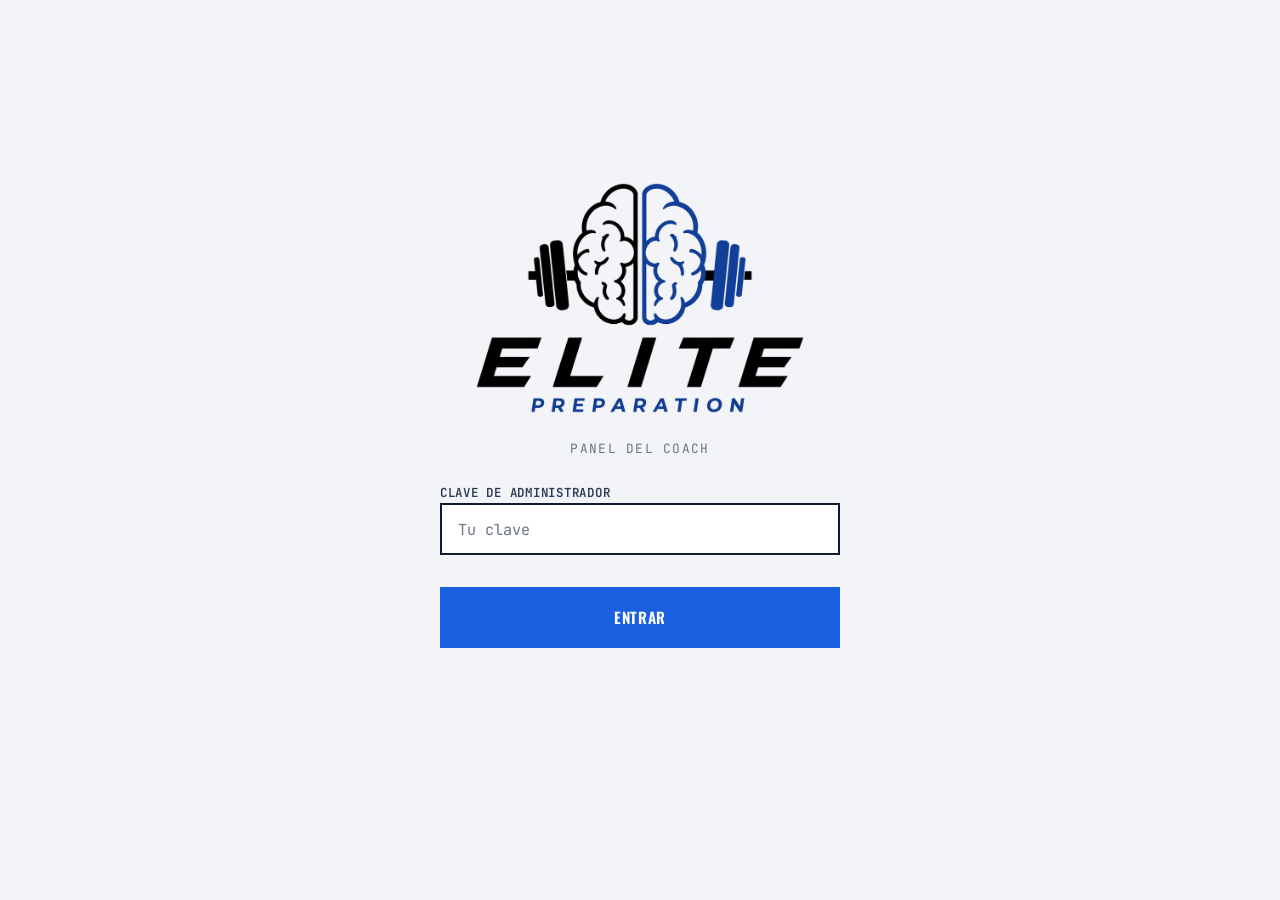
<file: admin.html>
<!DOCTYPE html>
<html lang="es">
<head>
<meta charset="UTF-8">
<meta name="viewport" content="width=device-width, initial-scale=1.0">
<title>Panel del coach — Elite Preparation</title>
<meta name="robots" content="noindex, nofollow">
<link rel="icon" type="image/jpeg" href="assets/img/logo.jpg?v=20261009a">
<meta name="theme-color" content="#1a5fe0">
<link rel="preconnect" href="https://fonts.googleapis.com">
<link rel="preconnect" href="https://fonts.gstatic.com" crossorigin>
<link rel="stylesheet" href="https://fonts.googleapis.com/css2?family=Oswald:wght@500;600;700&family=Inter:wght@400;500;600&family=JetBrains+Mono:wght@400;600;700&display=swap">
<link rel="stylesheet" href="styles.css?v=20261022i">
</head>
<body class="admin-body">

<main id="main">

  <!-- Acceso: la clave se verifica en el servidor, esta página sola no muestra nada -->
  <section id="admin-login" class="login-gate">
    <div class="login-card">
      <div class="login-logo-wrap"><img src="assets/img/logo-transparent.png?v=20261009a" alt="Elite Preparation"></div>
      <p class="login-tagline">Panel del coach</p>
      <form data-admin-form class="login-form">
        <label>Clave de administrador
          <div class="login-pass-wrap">
            <input type="password" name="clave" placeholder="Tu clave" required autocomplete="current-password" data-admin-pass>
          </div>
        </label>
        <button type="submit" class="btn btn-accent btn-block login-submit">Entrar</button>
      </form>
      <p class="login-msg" data-admin-msg></p>
    </div>
  </section>

  <section id="admin-panel" hidden>
    <div class="dash-toolbar">
      <strong class="admin-title">Panel del coach</strong>
      <span class="admin-updated" data-admin-updated></span>
      <button type="button" class="btn btn-ghost" data-admin-refresh>Actualizar</button>
      <button type="button" class="btn btn-ghost" data-admin-logout>Salir</button>
    </div>

    <div class="section" style="max-width:1200px;">
      <div class="admin-stats" data-admin-stats></div>
      <div class="admin-eventos" data-admin-eventos></div>

      <div class="admin-filters">
        <input type="search" placeholder="Buscar alumno por nombre o mail…" data-admin-search>
        <select data-admin-filter aria-label="Filtro">
          <option value="todos">Todos</option>
          <option value="inactivos">Sin entrar hace más de 7 días</option>
          <option value="sinEntrenar">Sin entrenar en los últimos 7 días</option>
          <option value="vencen">Vencen en 7 días o menos</option>
          <option value="vencidos">Vencidos</option>
          <option value="pendientes">Por activar (pendientes)</option>
        </select>
        <select data-admin-sort aria-label="Orden">
          <option value="ingreso">Último ingreso (más reciente)</option>
          <option value="inactividad">Más tiempo sin entrar</option>
          <option value="cumplimiento">Menor cumplimiento primero</option>
          <option value="tiempo">Más tiempo total</option>
          <option value="nombre">Nombre</option>
        </select>
      </div>

      <div class="admin-list" data-admin-list></div>
    </div>
  </section>

</main>

<script defer src="lib/manifest.js?v=20261009a"></script>
<script defer src="admin.js?v=20261116a"></script>
</body>
</html>
</file>
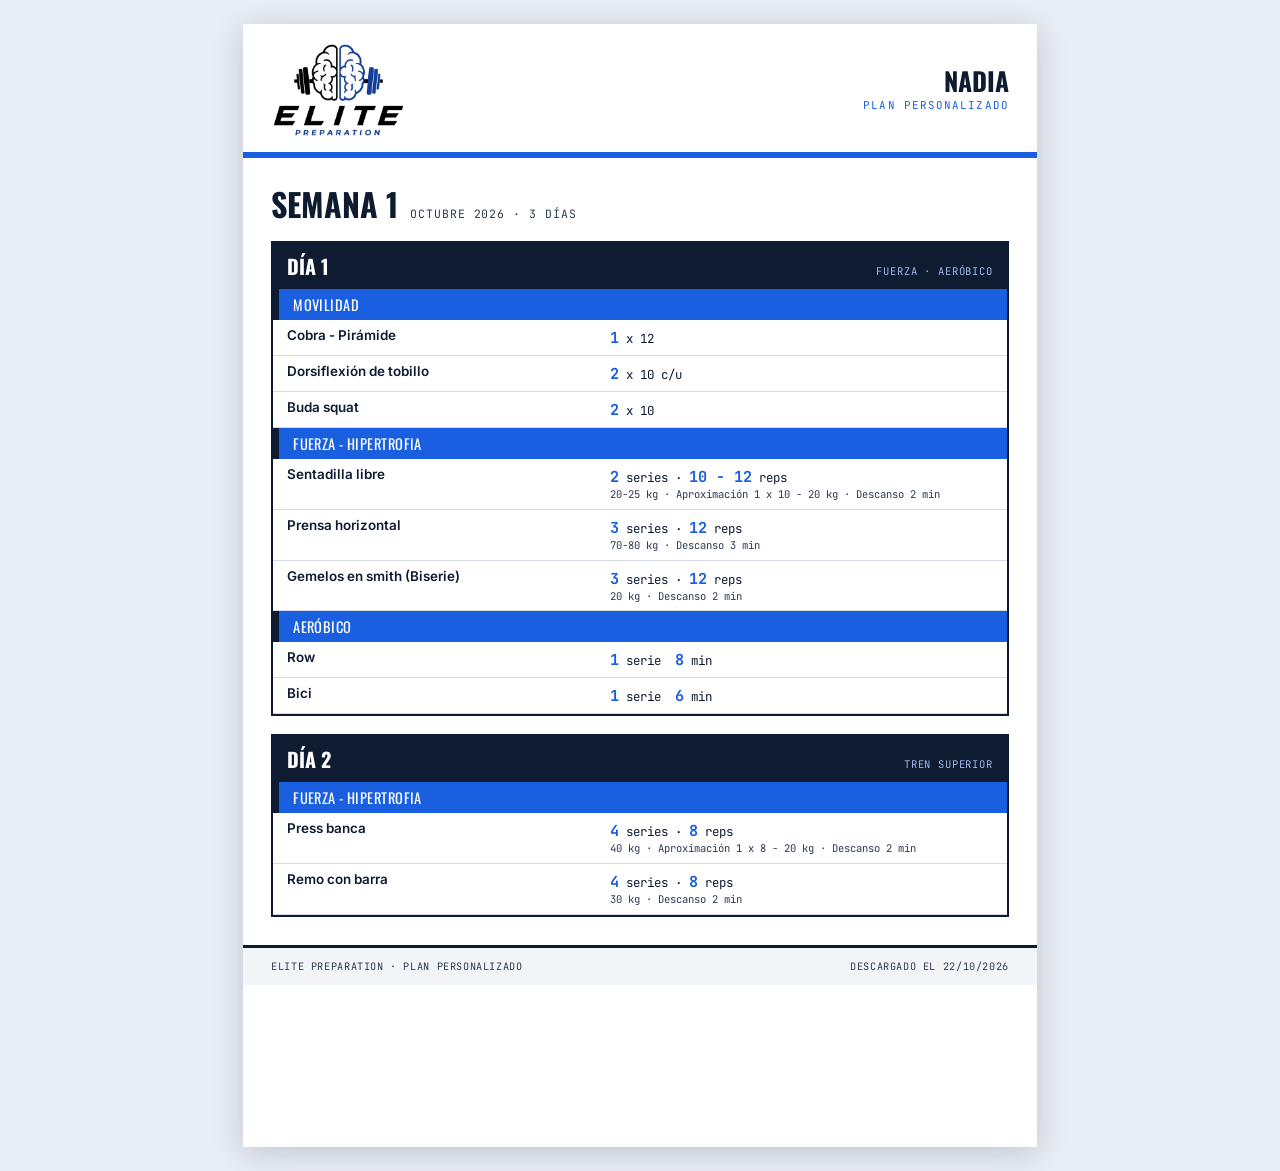
<file: ejemplo-descarga.html>
<!DOCTYPE html>
<html lang="es">
<head>
<meta charset="UTF-8">
<meta name="viewport" content="width=device-width, initial-scale=1.0">
<title>Planificación — Nadia — Semana 1</title>
<link rel="stylesheet" href="https://fonts.googleapis.com/css2?family=Oswald:wght@500;600;700&family=Inter:wght@400;500;600&family=JetBrains+Mono:wght@400;600;700&display=swap">
<style>
  :root { --ink:#0e1b30; --blue:#1a5fe0; --soft:#2c3a52; --line:#d5dbe6; --bg2:#f2f4f8; }
  * { box-sizing:border-box; margin:0; }
  body { font-family:"Inter",sans-serif; color:var(--ink); background:#e9edf4; padding:24px; }
  .hoja { width:210mm; min-height:297mm; margin:0 auto; background:#fff; box-shadow:0 6px 30px rgba(14,27,48,.18); }
  .cab { background:#fff; padding:18px 28px 14px; display:flex; align-items:center; gap:18px; border-bottom:6px solid var(--blue); }
  .cab img { height:96px; width:auto; }
  .alumno { margin-left:auto; text-align:right; }
  .alumno b { font-family:"Oswald",sans-serif; font-size:1.6rem; text-transform:uppercase; display:block; line-height:1.05; color:var(--ink); }
  .alumno span { font-family:"JetBrains Mono",monospace; font-size:.68rem; color:var(--blue); letter-spacing:.1em; text-transform:uppercase; }
  .cuerpo { padding:22px 28px 10px; }
  .titulo { display:flex; align-items:baseline; gap:12px; margin-bottom:14px; }
  .titulo h1 { font-family:"Oswald",sans-serif; font-size:2rem; text-transform:uppercase; }
  .titulo p { font-family:"JetBrains Mono",monospace; font-size:.72rem; text-transform:uppercase; letter-spacing:.08em; color:var(--soft); }
  .dia { border:2px solid var(--ink); margin-bottom:18px; break-inside:avoid; }
  .dia-h { background:var(--ink); color:#fff; padding:8px 14px; display:flex; justify-content:space-between; align-items:baseline; }
  .dia-h h2 { font-family:"Oswald",sans-serif; font-size:1.25rem; text-transform:uppercase; }
  .dia-h span { font-family:"JetBrains Mono",monospace; font-size:.66rem; text-transform:uppercase; letter-spacing:.08em; color:#9fb8ee; }
  .blk { background:var(--blue); color:#fff; font-family:"Oswald",sans-serif; text-transform:uppercase; padding:5px 14px; font-size:.9rem; letter-spacing:.03em; border-left:6px solid var(--ink); }
  table { width:100%; border-collapse:collapse; }
  td { padding:7px 14px; border-bottom:1px solid var(--line); vertical-align:top; font-size:.84rem; }
  td.n { font-weight:600; width:44%; }
  td.r { font-family:"JetBrains Mono",monospace; font-size:.78rem; }
  td.r b { color:var(--blue); font-size:.95rem; }
  td.r small { display:block; color:var(--soft); font-size:.66rem; line-height:1.4; }
 
  .nota { font-family:"JetBrains Mono",monospace; font-size:.64rem; color:var(--soft); padding:6px 28px 18px; text-transform:uppercase; letter-spacing:.06em; }
  .pie { background:var(--bg2); border-top:3px solid var(--ink); padding:12px 28px; display:flex; justify-content:space-between; font-family:"JetBrains Mono",monospace; font-size:.64rem; letter-spacing:.06em; text-transform:uppercase; color:var(--soft); }
  @media print { body{background:#fff;padding:0} .hoja{box-shadow:none} @page{size:A4;margin:0} * { -webkit-print-color-adjust:exact; print-color-adjust:exact; } }
</style>
</head>
<body>
<div class="hoja">
  <div class="cab">
    <img src="[data-uri]" alt="Elite Preparation">
    <div class="alumno"><b>Nadia</b><span>Plan Personalizado</span></div>
  </div>
  <div class="cuerpo">
    <div class="titulo"><h1>Semana 1</h1><p>Octubre 2026 · 3 días</p></div>

    <div class="dia">
      <div class="dia-h"><h2>Día 1</h2><span>Fuerza · Aeróbico</span></div>
      <div class="blk">Movilidad</div>
      <table>
        <tr><td class="n">Cobra - Pirámide</td><td class="r"><b>1</b> x 12</td></tr>
        <tr><td class="n">Dorsiflexión de tobillo</td><td class="r"><b>2</b> x 10 c/u</td></tr>
        <tr><td class="n">Buda squat</td><td class="r"><b>2</b> x 10</td></tr>
      </table>
      <div class="blk">Fuerza - Hipertrofia</div>
      <table>
        <tr><td class="n">Sentadilla libre</td><td class="r"><b>2</b> series · <b>10 - 12</b> reps<small>20-25 kg · Aproximación 1 x 10 - 20 kg · Descanso 2 min</small></td>
            </tr>
        <tr><td class="n">Prensa horizontal</td><td class="r"><b>3</b> series · <b>12</b> reps<small>70-80 kg · Descanso 3 min</small></td>
            </tr>
        <tr><td class="n">Gemelos en smith (Biserie)</td><td class="r"><b>3</b> series · <b>12</b> reps<small>20 kg · Descanso 2 min</small></td>
            </tr>
      </table>
      <div class="blk">Aeróbico</div>
      <table>
        <tr><td class="n">Row</td><td class="r"><b>1</b> serie &nbsp;<b>8</b> min</td></tr>
        <tr><td class="n">Bici</td><td class="r"><b>1</b> serie &nbsp;<b>6</b> min</td></tr>
      </table>
    </div>

    <div class="dia">
      <div class="dia-h"><h2>Día 2</h2><span>Tren superior</span></div>
      <div class="blk">Fuerza - Hipertrofia</div>
      <table>
        <tr><td class="n">Press banca</td><td class="r"><b>4</b> series · <b>8</b> reps<small>40 kg · Aproximación 1 x 8 - 20 kg · Descanso 2 min</small></td>
            </tr>
        <tr><td class="n">Remo con barra</td><td class="r"><b>4</b> series · <b>8</b> reps<small>30 kg · Descanso 2 min</small></td>
            </tr>
      </table>
    </div>
  </div>
    <div class="pie"><span>Elite Preparation · Plan Personalizado</span><span>Descargado el 22/10/2026</span></div>
</div>
</body>
</html>
</file>
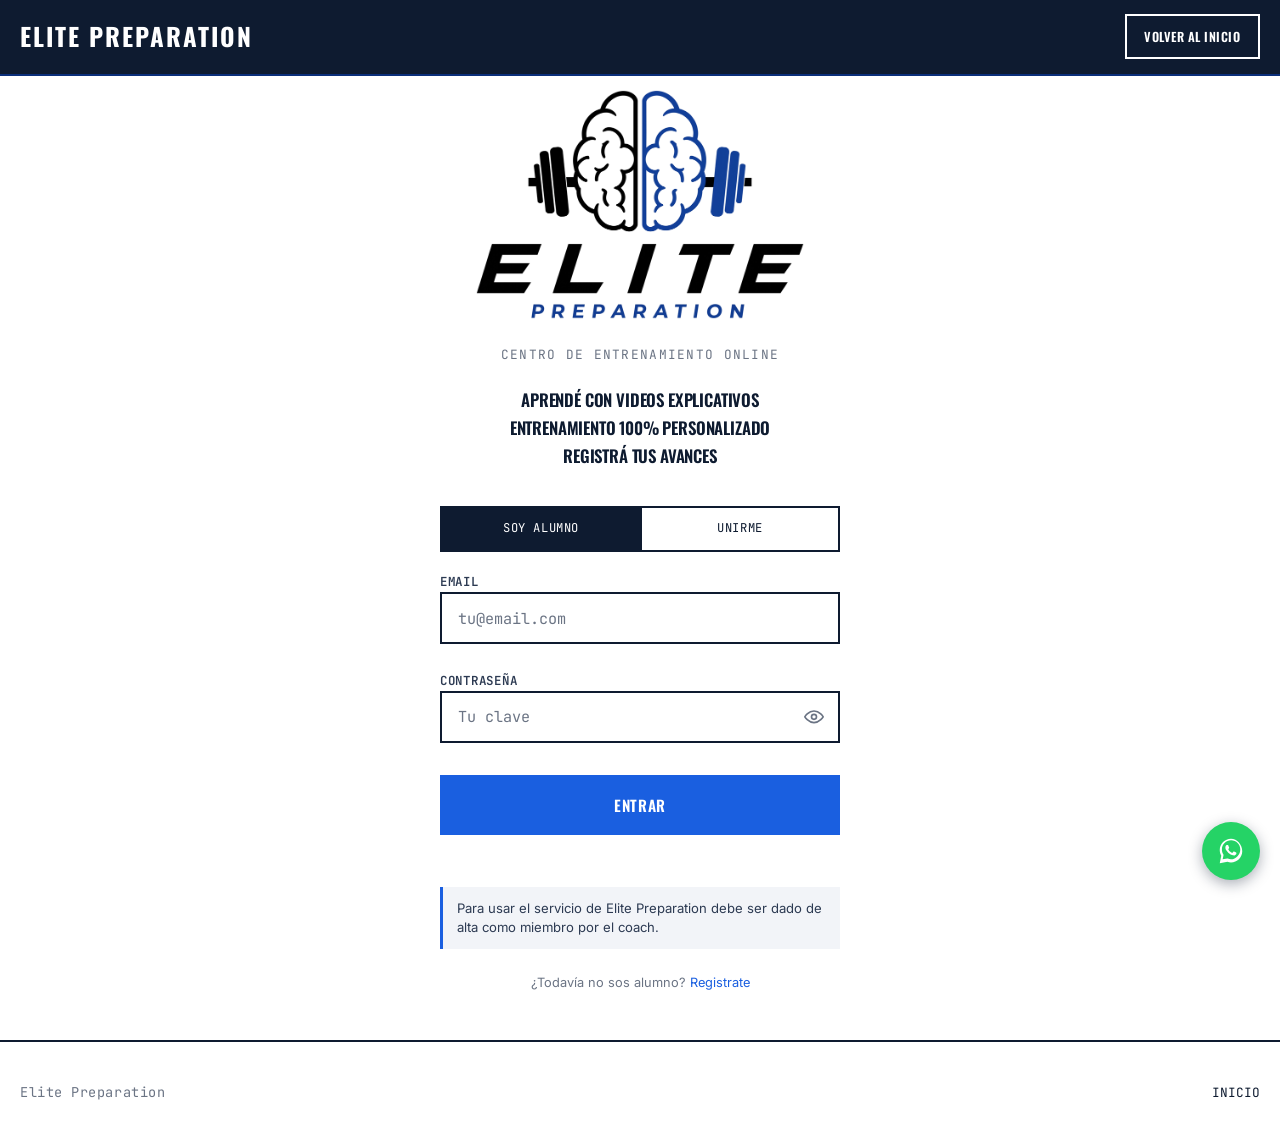
<file: perfil.html>
﻿<!DOCTYPE html>
<html lang="es">
<head>
<meta charset="UTF-8">
<meta name="viewport" content="width=device-width, initial-scale=1.0">
<title>Tu perfil — Elite Preparation</title>
<meta name="description" content="Ingresá a tu perfil de Elite Preparation: planificación, seguimiento de avances y videos de cada ejercicio.">
<link rel="icon" type="image/jpeg" href="assets/img/logo.jpg?v=20261009a">
<link rel="manifest" href="manifest.json">
<link rel="apple-touch-icon" href="assets/icons/apple-touch-icon.png?v=20261009a">
<meta name="theme-color" content="#1a5fe0">
<meta name="apple-mobile-web-app-capable" content="yes">
<meta name="apple-mobile-web-app-title" content="Elite Preparation">
<meta name="robots" content="noindex">

<link rel="preconnect" href="https://fonts.googleapis.com">
<link rel="preconnect" href="https://fonts.gstatic.com" crossorigin>
<link rel="stylesheet" href="https://fonts.googleapis.com/css2?family=Oswald:wght@500;600;700&family=Inter:wght@400;500;600&family=JetBrains+Mono:wght@400;600;700&display=swap">
<link rel="stylesheet" href="styles.css?v=20261022i">
</head>
<body>
<a href="#main" class="skip-link">Saltar al contenido</a>

<header class="nav">
  <div class="nav-left">
    <div class="nav-id">
      <button type="button" class="nav-avatar no-foto" data-avatar hidden aria-label="Subir o cambiar mi foto de perfil" title="Subir o cambiar mi foto de perfil">
        <img data-avatar-img alt="" hidden>
        <span data-avatar-ini aria-hidden="true">?</span>
      </button>
      <a href="index.html" class="nav-brand nav-brand--text">Elite Preparation</a>
      <input type="file" accept="image/*" hidden data-avatar-file aria-label="Elegir foto de perfil">
    </div>
    <div class="planilla" data-planilla hidden>
      <button type="button" class="planilla-btn" data-planilla-btn aria-haspopup="true" aria-expanded="false">
        <span>Tu Planilla</span><svg viewBox="0 0 12 8" width="12" height="8" aria-hidden="true"><path d="M1 1.5 6 6.5l5-5" fill="none" stroke="currentColor" stroke-width="2"/></svg>
      </button>
      <div class="planilla-menu" data-planilla-menu role="menu" hidden>
        <button type="button" role="menuitem" data-ir="perfil"><b>Perfil</b><small>Tus datos</small></button>
        <button type="button" role="menuitem" data-ir="plan"><b>Planificación</b><small>Entrenamientos por día</small></button>
        <button type="button" role="menuitem" data-ir="videos"><b>Videos</b><small>Biblioteca de ejercicios</small></button>
        <button type="button" role="menuitem" data-ir="historial"><b>Historial</b><small>Tus entrenamientos y estadísticas</small></button>
      </div>
    </div>
  </div>
  <div class="nav-actions">
    <a class="btn btn-ghost nav-home" href="index.html">Volver al inicio</a>
    <button type="button" class="btn btn-ghost" data-logout hidden aria-label="Cerrar sesión"><span class="txt-long">Cerrar sesión</span><span class="txt-short">Salir</span></button>
  </div>
</header>

<main id="main">

  <section id="view-clave" class="login-gate" hidden>
    <div class="login-card">
      <div class="login-logo-wrap"><img src="assets/img/logo-transparent.png?v=20261009a" alt="Elite Preparation"></div>
      <p class="login-tagline">Centro de entrenamiento online</p>
      <ul class="login-features">
        <li>Aprendé con videos explicativos</li>
        <li>Entrenamiento 100% personalizado</li>
        <li>Registrá tus avances</li>
      </ul>

      <div class="login-tabs" role="tablist" aria-label="Ingreso">
        <button type="button" role="tab" aria-selected="true" class="login-tab is-active">Soy alumno</button>
        <button type="button" role="tab" aria-selected="false" class="login-tab" data-ir-registro>Unirme</button>
      </div>

      <form data-clave-form class="login-form">
        <label>Email<input type="email" name="email" placeholder="tu@email.com" required autocomplete="email"></label>
        <label>Contraseña
          <div class="login-pass-wrap">
            <input type="password" name="clave" placeholder="Tu clave" required autocomplete="off" data-pass-input>
            <button type="button" class="login-pass-toggle" data-pass-toggle aria-label="Mostrar contraseña">
              <svg viewBox="0 0 24 24" width="20" height="20" fill="none" stroke="currentColor" stroke-width="2" aria-hidden="true"><path d="M1 12s4-7 11-7 11 7 11 7-4 7-11 7-11-7-11-7Z"/><circle cx="12" cy="12" r="3"/></svg>
            </button>
          </div>
        </label>
        <button type="submit" class="btn btn-accent btn-block login-submit">Entrar</button>
      </form>
      <p data-clave-msg class="login-msg"></p>
      <p class="alta-aviso">Para usar el servicio de Elite Preparation debe ser dado de alta como miembro por el coach.</p>
      <p class="login-hint">¿Todavía no sos alumno? <button type="button" class="login-register" data-ir-registro>Registrate</button></p>
    </div>
  </section>

  <!-- Registro: nombre y mail, y enseguida el formulario -->
  <section id="view-registro" class="login-gate" hidden>
    <div class="login-card">
      <div class="login-logo-wrap"><img src="assets/img/logo-transparent.png?v=20261009a" alt="Elite Preparation"></div>
      <p class="login-tagline">Creá tu cuenta</p>
      <div class="login-tabs" role="tablist" aria-label="Ingreso">
        <button type="button" role="tab" aria-selected="false" class="login-tab" data-ir-login>Soy alumno</button>
        <button type="button" role="tab" aria-selected="true" class="login-tab is-active">Unirme</button>
      </div>
      <form data-registro-form class="login-form">
        <label>Nombre<input type="text" name="nombre" placeholder="Tu nombre" required maxlength="60" autocomplete="given-name"></label>
        <label>Email<input type="email" name="email" placeholder="tu@email.com" required maxlength="120" autocomplete="email"></label>
        <label>¿Qué plan te interesa?
          <select name="plan" required>
            <option value="">Elegí una opción</option>
            <option value="Open">Open</option>
            <option value="Pro">Pro</option>
            <option value="Personalizado">Personalizado</option>
            <option value="Todavía no sé">Todavía no sé</option>
          </select>
        </label>
        <button type="submit" class="btn btn-accent btn-block login-submit">Continuar</button>
      </form>
      <p class="pf-req-nota">Los campos con <span class="req">*</span> son obligatorios.</p>
      <p data-registro-msg class="login-msg"></p>
      <p class="alta-aviso">Para usar el servicio de Elite Preparation debe ser dado de alta como miembro por el coach.</p>
    </div>
  </section>

  <!-- Registro enviado: queda pendiente de activación -->
  <section id="view-pendiente" class="login-gate" hidden>
    <div class="login-card">
      <div class="login-logo-wrap"><img src="assets/img/logo-transparent.png?v=20261009a" alt="Elite Preparation"></div>
      <p class="login-tagline">¡Listo, <span data-pend-nombre>bienvenido</span>!</p>
      <p class="pend-texto">Recibimos tus datos. Para usar el servicio de Elite Preparation debe ser dado de alta como miembro por el coach. En unos segundos se abre WhatsApp para que le avises a Gaby que te registraste: enviá el mensaje y mandale el comprobante de pago, y apenas te dé el alta vas a poder entrar con tu mail y tu clave.</p>
      <a class="btn btn-accent btn-block login-submit" data-pend-wa href="#" target="_blank" rel="noopener">Avisar a Gaby</a>
      <p class="login-hint"><a class="login-register" href="index.html">Volver al inicio</a></p>
    </div>
  </section>

  <section id="view-form" class="section" style="max-width:920px;">
    <p class="kicker">Perfil</p>
    <h1 class="section-title">Tu perfil</h1>
    <div class="perfil-hero">
      <button type="button" class="avatar-xl no-foto" data-avatar-big aria-label="Cambiar mi foto de perfil" title="Cambiar mi foto de perfil">
        <img data-avatar-big-img alt="" hidden>
        <span class="avatar-xl-ini" data-avatar-big-ini aria-hidden="true">?</span>
        <span class="avatar-xl-cam" aria-hidden="true">Cambiar foto</span>
      </button>
      <input type="text" class="apodo-input" data-apodo maxlength="30" placeholder="Tu nombre o apodo" aria-label="Nombre o apodo que querés mostrar en tu perfil" autocomplete="nickname">
      <p class="apodo-hint">Elegí cómo querés que te llamemos: tu nombre o un apodo.</p>
    </div>

    <p class="kicker">Tus datos</p>
    <p style="color:var(--ink-soft); margin-top:.5rem; max-width:60ch;">Estos datos los completa cada alumno una sola vez. Con esto armamos tu seguimiento y tu ficha de entrenamiento.</p>

    <form data-profile-form class="profile-form">
      <p class="pf-req-nota">Los campos con <span class="req">*</span> son obligatorios.</p>
      <div class="pf-grid">
        <label>Nombre<input type="text" name="nombre" required></label>
        <label>Apellido<input type="text" name="apellido" required></label>
        <label>Edad<input type="number" name="edad" min="12" max="90" required readonly tabindex="-1"></label>
        <label>Fecha de nacimiento<input type="date" name="cumple" min="1930-01-01" max="2015-12-31" required></label>
        <label>Sexo
          <select name="sexo" required>
            <option value="">Elegir…</option>
            <option>Femenino</option><option>Masculino</option><option>Otro</option>
          </select>
        </label>
        <label>Altura<input type="text" inputmode="decimal" name="altura" placeholder="Ej: 175 cm" required maxlength="6" autocomplete="off"></label>
        <label>Peso<input type="text" inputmode="decimal" name="peso" placeholder="Ej: 72,5 kg" required maxlength="6" autocomplete="off"></label>
        <label>Ciudad<input type="text" name="ciudad" required></label>
        <label>Nacionalidad<input type="text" name="nacionalidad" required></label>
      </div>

      <label class="pf-full">Historial de entrenamiento<textarea name="historialEntrenamiento" rows="2" required placeholder="Contanos qué entrenaste antes, hace cuánto, con qué frecuencia…"></textarea></label>
      <label class="pf-full">Historial de lesiones<textarea name="historialLesiones" rows="2" required placeholder="Escribí 'Ninguna' si no tuviste lesiones"></textarea></label>
      <label class="pf-full">Motivos de inicio y objetivos a lograr<textarea name="objetivos" rows="2" required></textarea></label>
      <label class="pf-full">Patologías<textarea name="patologias" rows="2" required placeholder="Escribí 'Ninguna' si no tenés"></textarea></label>

      <div class="pf-grid">
        <label>Mail<input type="email" name="mail" required></label>
        <label>WhatsApp<input type="tel" name="whatsapp" required></label>
        <label>Instagram<input type="text" name="instagram" placeholder="@usuario"></label>
      </div>

      <label class="pf-full">Información relevante<textarea name="infoExtra" rows="2"></textarea></label>

      <div class="pf-grid pf-solo-alumnos">
        <p class="apto-nota pf-full">Para poder entrenar vas a tener que subir tu <b>apto físico</b>, en foto o PDF. Podés hacerlo ahora o más tarde desde tu perfil; mientras no lo subas te lo vamos a recordar.</p>
        <label>Apto físico<input type="file" name="fotoApto" accept="image/*,.pdf"><small data-file-status="fotoApto" class="pf-file-status"></small></label>
      </div>

      <label class="pf-consent pf-full">
        <input type="checkbox" name="consentimiento" required>
        <span><span class="req">*</span> Leí y acepto la <a href="privacidad.html" target="_blank" rel="noopener">política de privacidad</a> y autorizo el tratamiento de mis datos personales, incluidos los de salud, para que me armen mi plan de entrenamiento.</span>
      </label>

      <button type="submit" class="btn btn-primary" data-form-submit style="margin-top:1.5rem;">Guardar y continuar</button>
    </form>

  </section>

  <section id="view-dashboard" hidden>
    <div class="section" style="max-width:1200px;">

      <div data-dash-panel="plan" class="plan-layout">
      <div class="plan-main">
        <div class="apto-aviso" data-apto-aviso hidden>
          <span><b>Falta tu apto físico.</b> Subilo desde tu perfil para poder entrenar.</span>
          <button type="button" class="btn btn-primary" data-apto-ir>Subir apto físico</button>
        </div>
        <div class="plan-header">
          <div class="plan-id">
            <div>
              <h1 class="section-title" data-plan-nombre>—</h1>
              <p style="color:var(--mute); font-family:var(--mono); font-size:.85rem;" data-plan-meta></p>
            </div>
          </div>
          <div class="nivel-toggle">
            <button type="button" class="nivel-btn" data-toggle-nivel="OPEN">OPEN</button>
            <button type="button" class="nivel-btn" data-toggle-nivel="PRO">PRO</button>
          </div>
        </div>

        <section class="hoy-card" data-hoy-card aria-label="Hoy te toca" hidden>
          <div class="hoy-info">
            <p class="kicker" data-hoy-kicker>Hoy te toca</p>
            <h2 class="hoy-titulo" data-hoy-titulo>—</h2>
            <p class="hoy-focos" data-hoy-focos></p>
            <p class="hoy-meta" data-hoy-meta></p>
          </div>
        </section>

        <div data-plan-archivo class="plan-archivo" hidden></div>
        <div data-plan-pdf class="plan-pdf" hidden></div>

        <div data-week-panel class="week-panel">
          <div class="week-nav" data-week-nav role="tablist" aria-label="Semanas"></div>
          <button type="button" class="btn btn-ghost week-descargar" data-descargar="semana">Descargar planificación semanal</button>
          <div class="day-nav" data-day-nav role="tablist" aria-label="Días de entrenamiento"></div>
          <p class="kicker" data-week-label hidden></p>
          <div data-week-dias class="day-view"></div>
        </div>

      </div>
      <aside class="plan-aside" aria-label="Buscar un video">
        <p class="kicker">Acceso rápido</p>
        <h2 class="plan-aside-title">Buscá un video</h2>
        <input type="search" data-quick-search placeholder="Ej: sentadilla, remo…" aria-label="Buscar video por nombre">
        <div data-quick-results class="quick-results"></div>

          <section class="mes-card obj-card" aria-label="Mis objetivos">
            <p class="kicker">Mis objetivos</p>
            <p class="obj-inicial" data-obj-inicial hidden></p>
            <ul class="obj-list" data-obj-list></ul>
            <form class="obj-form" data-obj-form>
              <input type="text" maxlength="120" placeholder="Sumá un objetivo (ej. correr 5 km sin parar)" aria-label="Nuevo objetivo" data-obj-input>
              <button type="submit" class="btn btn-ghost">Agregar</button>
            </form>
          </section>
      </aside>
      </div>

      <div data-dash-panel="historial" hidden>
        <p class="kicker">Historial</p>
        <h1 class="section-title">Tus entrenamientos</h1>
        <div class="mes-grid">
          <section class="mes-card" aria-label="Tu mes">
            <p class="kicker">Tu mes</p>
            <div class="mes-numeros">
              <div><b data-mes-dias>0</b><span data-mes-dias-de>días completados</span></div>
              <div><b data-mes-adh>0%</b><span>compromiso</span></div>
              <div><b data-mes-racha>0</b><span data-mes-racha-de>semanas seguidas</span></div>
            </div>
            <div class="week-progress-bar"><span data-mes-bar style="width:0%"></span></div>
            <div class="mapa-mes" data-mapa-mes aria-label="Constancia del mes: una fila por semana"></div>
          </section>
        </div>
        <div data-historial-lista class="hist-lista"></div>
      </div>

      <div data-dash-panel="videos" hidden>
        <p class="kicker">Videos explicativos</p>
        <h1 class="section-title">Buscá un ejercicio</h1>
        <input type="text" data-video-search placeholder="Ej: sentadilla, remo, kettlebell…" style="margin-top:1.5rem; width:100%; max-width:420px; border:2px solid var(--ink); padding:.85rem 1rem; font-family:var(--sans);">
        <div data-video-list class="video-list" style="margin-top:1.5rem;"></div>
      </div>

    </div>
  </section>

  <div class="offline-aviso" data-offline hidden role="status">Sin señal: lo que anotes se guarda en tu celular y se sube cuando vuelva la conexión.</div>

</main>

<div class="modal-backdrop" data-video-modal>
  <div class="modal-box modal-box-video">
    <button type="button" class="modal-close" data-close-video aria-label="Cerrar">✕ <span class="sr-only">Cerrar</span></button>
    <p class="kicker" data-video-modal-title></p>
    <div class="video-frame-wrap">
      <iframe data-video-frame src="about:blank" title="Video del ejercicio" allow="autoplay; fullscreen"></iframe>
    </div>
  </div>
</div>

<a class="wa-fab" data-whatsapp-fab href="#" target="_blank" rel="noopener" aria-label="Escribile a Gaby por WhatsApp">
  <svg viewBox="0 0 32 32" width="30" height="30" fill="currentColor" aria-hidden="true"><path d="M16 3C9.4 3 4 8.4 4 15c0 2.1.6 4.2 1.6 6L4 29l8.2-1.5c1.2.5 2.5.7 3.8.7 6.6 0 12-5.4 12-12S22.6 3 16 3zm0 21.8c-1.2 0-2.4-.2-3.5-.7l-.5-.2-4.9.9 1-4.7-.3-.5c-1-1.6-1.5-3.4-1.5-5.3 0-5.4 4.4-9.8 9.8-9.8s9.8 4.4 9.8 9.8-4.5 10.5-9.9 10.5zm5.4-7.3c-.3-.1-1.7-.9-2-1s-.5-.1-.7.1-.8 1-.9 1.2-.3.2-.6.1c-.3-.1-1.2-.5-2.4-1.5-.9-.8-1.5-1.8-1.6-2.1s0-.4.1-.6l.4-.5c.1-.2.2-.3.3-.5s0-.4 0-.5-.7-1.6-.9-2.2c-.2-.6-.5-.5-.7-.5h-.6c-.2 0-.5.1-.8.4s-1 1-1 2.5 1.1 2.9 1.2 3.1c.1.2 2.1 3.2 5 4.5.7.3 1.2.5 1.7.6.7.2 1.3.2 1.8.1.6-.1 1.7-.7 1.9-1.4s.2-1.2.2-1.4c-.1-.1-.2-.2-.5-.3z"/></svg>
</a>

<footer class="footer">
  <div class="footer-inner">
    <p class="footer-brand">Elite Preparation</p>
    <div class="footer-links"><a href="index.html">Inicio</a></div>
  </div>
</footer>

<script defer src="lib/manifest.js?v=20261009a"></script>
<script defer src="profile.js?v=20261106b"></script>
</body>
</html>
</file>
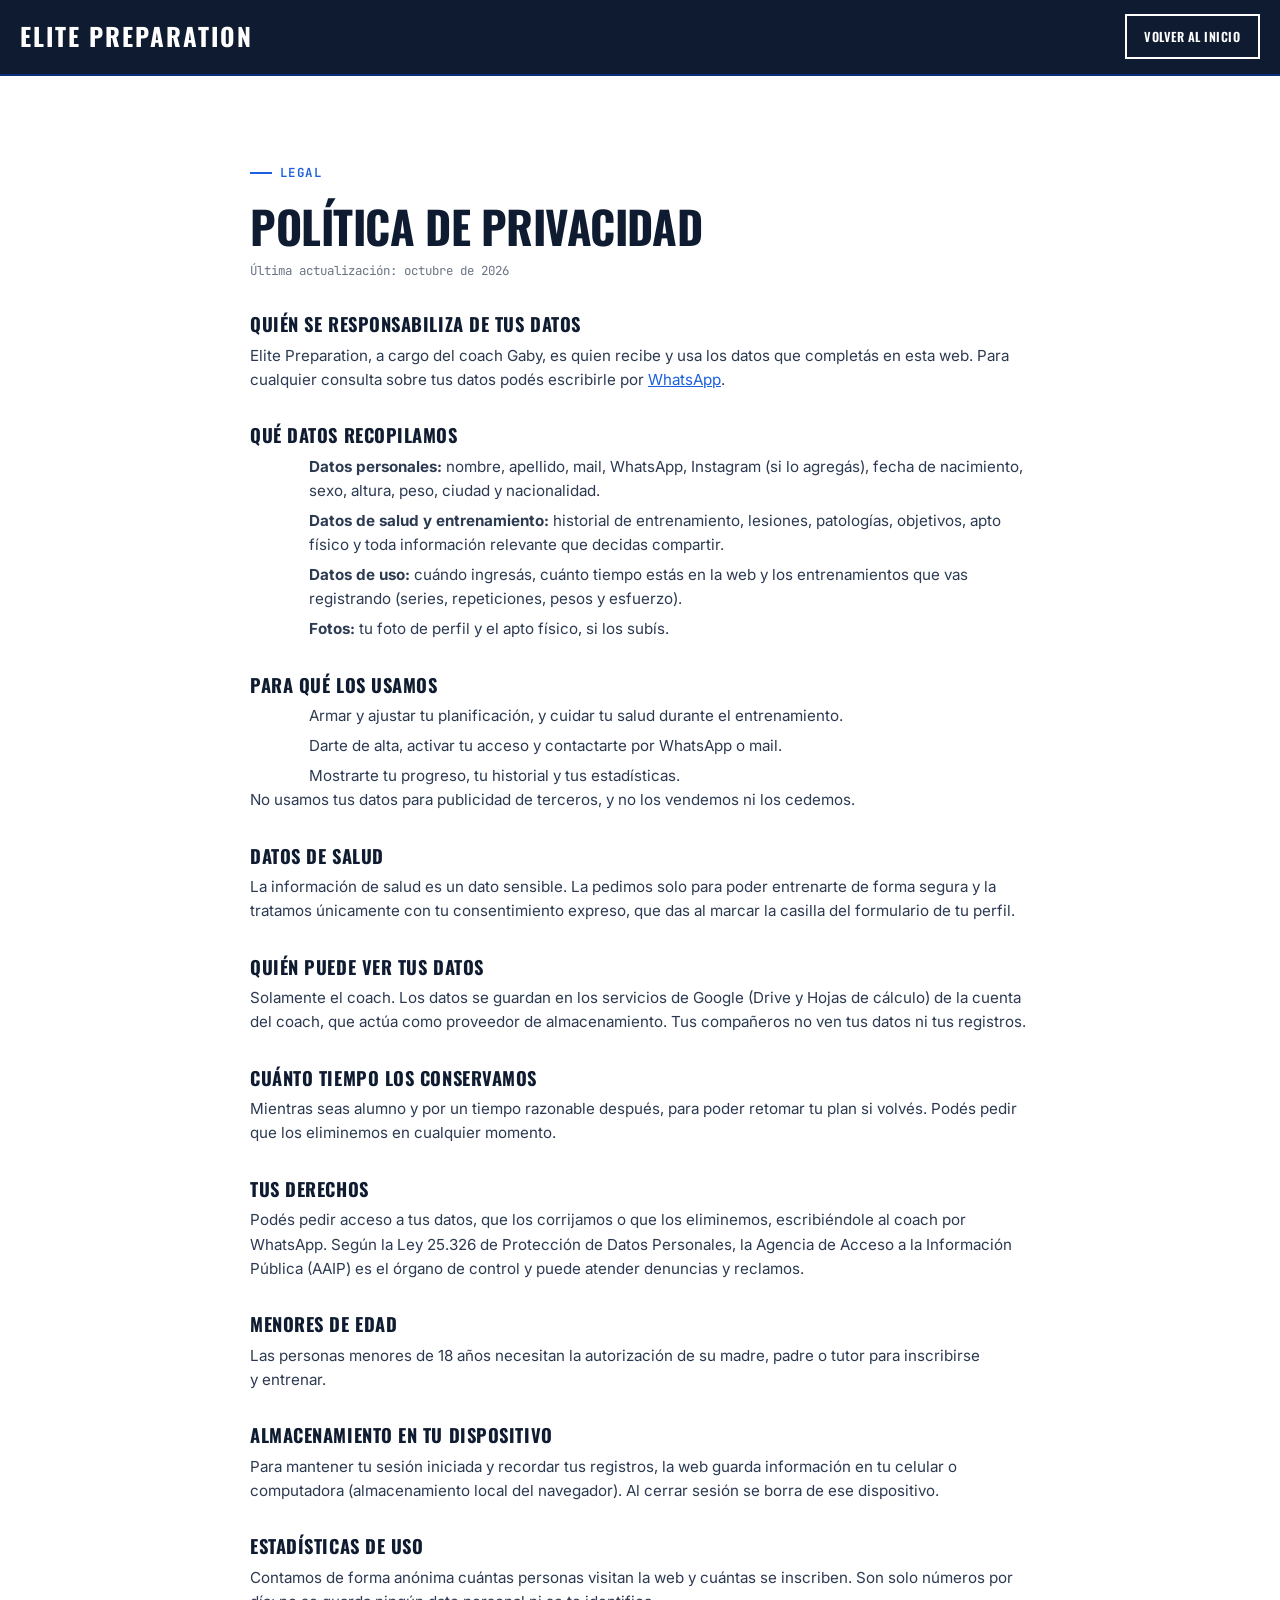
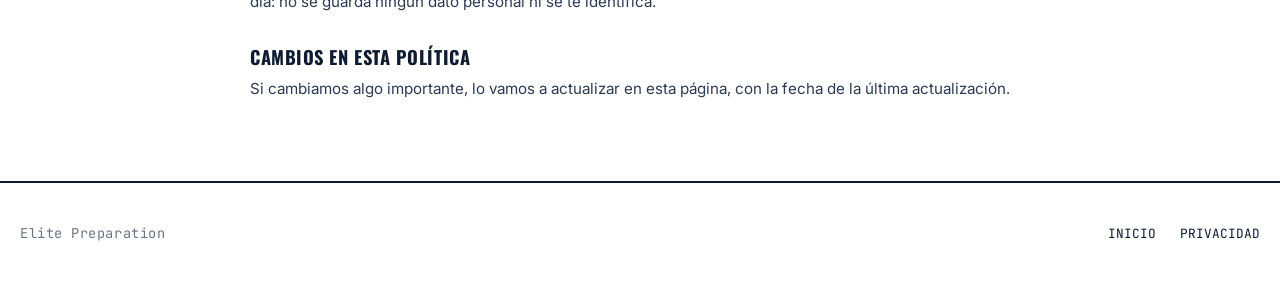
<file: privacidad.html>
<!DOCTYPE html>
<html lang="es">
<head>
<meta charset="UTF-8">
<meta name="viewport" content="width=device-width, initial-scale=1.0">
<title>Política de privacidad — Elite Preparation</title>
<meta name="description" content="Cómo usamos y cuidamos tus datos personales y de salud en Elite Preparation.">
<link rel="icon" type="image/jpeg" href="assets/img/logo.jpg?v=20261009a">
<meta name="theme-color" content="#1a5fe0">
<link rel="preconnect" href="https://fonts.googleapis.com">
<link rel="preconnect" href="https://fonts.gstatic.com" crossorigin>
<link rel="stylesheet" href="https://fonts.googleapis.com/css2?family=Oswald:wght@500;600;700&family=Inter:wght@400;500;600&family=JetBrains+Mono:wght@400;600;700&display=swap">
<link rel="stylesheet" href="styles.css?v=20261022i">
</head>
<body>
<a href="#main" class="skip-link">Saltar al contenido</a>

<header class="nav">
  <div class="nav-left">
    <a href="index.html" class="nav-brand nav-brand--text">Elite Preparation</a>
  </div>
  <div class="nav-actions">
    <a class="btn btn-ghost" href="index.html">Volver al inicio</a>
  </div>
</header>

<main id="main">
  <section class="section" style="max-width:820px;">
    <p class="kicker">Legal</p>
    <h1 class="section-title">Política de privacidad</h1>
    <p class="legal-fecha">Última actualización: octubre de 2026</p>

    <div class="legal-texto">
      <h2>Quién se responsabiliza de tus datos</h2>
      <p>Elite Preparation, a cargo del coach Gaby, es quien recibe y usa los datos que completás en esta web. Para cualquier consulta sobre tus datos podés escribirle por <a data-whatsapp href="#" target="_blank" rel="noopener">WhatsApp</a>.</p>

      <h2>Qué datos recopilamos</h2>
      <ul>
        <li><b>Datos personales:</b> nombre, apellido, mail, WhatsApp, Instagram (si lo agregás), fecha de nacimiento, sexo, altura, peso, ciudad y nacionalidad.</li>
        <li><b>Datos de salud y entrenamiento:</b> historial de entrenamiento, lesiones, patologías, objetivos, apto físico y toda información relevante que decidas compartir.</li>
        <li><b>Datos de uso:</b> cuándo ingresás, cuánto tiempo estás en la web y los entrenamientos que vas registrando (series, repeticiones, pesos y esfuerzo).</li>
        <li><b>Fotos:</b> tu foto de perfil y el apto físico, si los subís.</li>
      </ul>

      <h2>Para qué los usamos</h2>
      <ul>
        <li>Armar y ajustar tu planificación, y cuidar tu salud durante el entrenamiento.</li>
        <li>Darte de alta, activar tu acceso y contactarte por WhatsApp o mail.</li>
        <li>Mostrarte tu progreso, tu historial y tus estadísticas.</li>
      </ul>
      <p>No usamos tus datos para publicidad de terceros, y no los vendemos ni los cedemos.</p>

      <h2>Datos de salud</h2>
      <p>La información de salud es un dato sensible. La pedimos solo para poder entrenarte de forma segura y la tratamos únicamente con tu consentimiento expreso, que das al marcar la casilla del formulario de tu perfil.</p>

      <h2>Quién puede ver tus datos</h2>
      <p>Solamente el coach. Los datos se guardan en los servicios de Google (Drive y Hojas de cálculo) de la cuenta del coach, que actúa como proveedor de almacenamiento. Tus compañeros no ven tus datos ni tus registros.</p>

      <h2>Cuánto tiempo los conservamos</h2>
      <p>Mientras seas alumno y por un tiempo razonable después, para poder retomar tu plan si volvés. Podés pedir que los eliminemos en cualquier momento.</p>

      <h2>Tus derechos</h2>
      <p>Podés pedir acceso a tus datos, que los corrijamos o que los eliminemos, escribiéndole al coach por WhatsApp. Según la Ley 25.326 de Protección de Datos Personales, la Agencia de Acceso a la Información Pública (AAIP) es el órgano de control y puede atender denuncias y reclamos.</p>

      <h2>Menores de edad</h2>
      <p>Las personas menores de 18 años necesitan la autorización de su madre, padre o tutor para inscribirse y entrenar.</p>

      <h2>Almacenamiento en tu dispositivo</h2>
      <p>Para mantener tu sesión iniciada y recordar tus registros, la web guarda información en tu celular o computadora (almacenamiento local del navegador). Al cerrar sesión se borra de ese dispositivo.</p>

      <h2>Estadísticas de uso</h2>
      <p>Contamos de forma anónima cuántas personas visitan la web y cuántas se inscriben. Son solo números por día: no se guarda ningún dato personal ni se te identifica.</p>

      <h2>Cambios en esta política</h2>
      <p>Si cambiamos algo importante, lo vamos a actualizar en esta página, con la fecha de la última actualización.</p>
    </div>
  </section>
</main>

<footer class="footer">
  <div class="footer-inner">
    <p class="footer-brand">Elite Preparation</p>
    <div class="footer-links">
      <a href="index.html">Inicio</a>
      <a href="privacidad.html">Privacidad</a>
    </div>
  </div>
</footer>

<script src="lib/manifest.js?v=20261009a"></script>
<script>
  (function () {
    var b = window.__BRAND__ || {};
    document.querySelectorAll("[data-whatsapp]").forEach(function (a) {
      if (b.whatsapp) a.href = "https://wa.me/" + b.whatsapp + "?text=" + encodeURIComponent("Hola Gaby, tengo una consulta sobre mis datos.");
    });
  })();
</script>
</body>
</html>
</file>
<file: styles.css>
/* =============================================================
   1. Tokens
   ============================================================= */
:root {
  --bg:        #ffffff;
  --bg-2:      #f2f4f8;
  --ink:       #0e1b30;   /* near-black navy, matches logo */
  --ink-soft:  #2c3a52;
  --mute:      #6b7484;
  --accent:    #1a5fe0;   /* electric blue, matches logo */
  --accent-2:  #0b2f7a;   /* deep navy blue */
  --line:      rgba(14,27,48,0.16);
  --line-strong: var(--ink);

  --display: "Oswald", "Arial Narrow", sans-serif;
  --sans: "Inter", -apple-system, BlinkMacSystemFont, "Segoe UI", system-ui, sans-serif;
  --mono: "JetBrains Mono", "Courier New", monospace;

  --ease-out: cubic-bezier(0.16, 1, 0.3, 1);
}

/* =============================================================
   2. Reset & base
   ============================================================= */
*, *::before, *::after { box-sizing: border-box; margin: 0; }
html { -webkit-text-size-adjust: 100%; tab-size: 2; scroll-behavior: smooth; }
@media (prefers-reduced-motion: reduce) { html { scroll-behavior: auto; } }

body {
  font-family: var(--sans);
  font-size: 16px;
  line-height: 1.6;
  color: var(--ink);
  background: var(--bg);
  -webkit-font-smoothing: antialiased;
  -moz-osx-font-smoothing: grayscale;
  text-rendering: optimizeLegibility;
  overflow-x: clip;
  overscroll-behavior-y: none;
}
img, svg, video { display: block; max-width: 100%; }
img { height: auto; }
button { font: inherit; color: inherit; cursor: pointer; border: 0; background: none; }
a { color: inherit; text-decoration: none; }
p { text-wrap: pretty; }
h1, h2, h3, h4 { font-family: var(--display); text-wrap: balance; line-height: 1.02; letter-spacing: -0.01em; text-transform: uppercase; }
ul { list-style: none; }
::selection { background: var(--accent); color: #fff; }

:focus-visible { outline: 2px solid var(--accent); outline-offset: 3px; }

.skip-link {
  position: fixed; top: -100px; left: 1rem;
  padding: .6rem 1rem; background: var(--ink); color: #fff;
  z-index: 9999; font-weight: 600; font-family: var(--mono);
}
.skip-link:focus { top: 1rem; }

/* =============================================================
   3. Utilities
   ============================================================= */
.container { width: 100%; max-width: 1280px; margin-inline: auto; padding-inline: 1.25rem; }
.sr-only { position: absolute; width: 1px; height: 1px; overflow: hidden; clip: rect(0,0,0,0); }
.kicker {
  font-family: var(--mono); font-size: .78rem; letter-spacing: .12em;
  color: var(--accent); text-transform: uppercase; font-weight: 600;
  display: inline-flex; align-items: center; gap: .5rem; margin-bottom: 1rem;
}
.kicker::before { content: ""; width: 22px; height: 2px; background: var(--accent); }

.reveal { opacity: 0; transform: translateY(28px); transition: opacity .7s var(--ease-out), transform .7s var(--ease-out); }
.reveal.is-revealed { opacity: 1; transform: none; }
.reveal[data-split] { opacity: 1; transform: none; }

/* =============================================================
   4. Buttons
   ============================================================= */
.btn {
  display: inline-flex; align-items: center; justify-content: center; gap: .6rem;
  padding: 1rem 1.75rem; font-family: var(--display); font-size: .95rem;
  letter-spacing: .04em; text-transform: uppercase; font-weight: 600;
  border: 2px solid var(--ink); transition: background .25s var(--ease-out), color .25s var(--ease-out), transform .25s var(--ease-out);
  white-space: nowrap;
}
.btn-primary { background: var(--ink); color: #fff; }
.btn-primary:hover { background: var(--accent); border-color: var(--accent); }
.btn-ghost { background: transparent; color: var(--ink); }
.btn-ghost:hover { background: var(--ink); color: #fff; }
.btn-accent { background: var(--accent); color: #fff; border-color: var(--accent); }
.btn-accent:hover { background: var(--accent-2); border-color: var(--accent-2); }
.btn-block { width: 100%; }

/* =============================================================
   5. Nav
   ============================================================= */
.nav {
  position: sticky; top: 0; z-index: 100;
  display: flex; align-items: center; justify-content: space-between;
  padding: .9rem 1.25rem;
  background: var(--ink); color: #fff;
  border-bottom: 2px solid var(--accent-2);
}
.nav-brand { display: flex; align-items: center; gap: .6rem; }
.nav-brand img { height: 38px; width: auto; background: #fff; padding: .3rem .55rem; border-radius: 4px; }
.nav-links { display: none; gap: 1.75rem; align-items: center; font-family: var(--mono); font-size: .82rem; text-transform: uppercase; letter-spacing: .04em; }
.nav-links a { position: relative; padding-bottom: 4px; }
.nav-links a::after {
  content: ""; position: absolute; left: 0; right: 100%; bottom: 0; height: 2px; background: #fff;
  transition: right .3s var(--ease-out);
}
.nav-links a:hover::after { right: 0; }
.nav-actions { display: flex; align-items: center; gap: .6rem; }
.nav-actions .btn { padding: .65rem 1.1rem; font-size: .78rem; }
.nav-actions .btn-ghost { color: #fff; border-color: #fff; }
.nav-actions .btn-ghost:hover { background: #fff; color: var(--ink); }

@media (min-width: 960px) { .nav-links { display: flex; } }

.brand-mark { display: flex; justify-content: center; padding: 1rem 1.25rem .75rem; }
.brand-mark img { width: min(280px, 72vw); height: auto; animation: login-logo-pulse 2.6s ease-in-out infinite; }
@media (prefers-reduced-motion: reduce) {
  .brand-mark img { animation: none; }
}

/* =============================================================
   6. Hero
   ============================================================= */
.hero {
  display: grid; gap: 2.5rem;
  padding: 0 1.25rem 4rem;
  max-width: 1280px; margin-inline: auto;
}
.hero-copy { display: flex; flex-direction: column; align-items: flex-start; }
.hero-title { font-size: clamp(3rem, 13vw, 6.4rem); max-width: 14ch; line-height: .95; }
.hero-title em { font-style: normal; color: var(--accent); }
.hero-sub { margin-top: 1.5rem; max-width: 40ch; color: var(--ink-soft); font-size: 1.2rem; line-height: 1.5; font-weight: 300; }
.hero-actions { display: flex; flex-wrap: wrap; gap: .9rem; margin-top: 2rem; }

.hero-figure { position: relative; justify-self: center; width: 100%; max-width: 420px; }
.hero-figure img {
  width: 100%; aspect-ratio: 3/4; object-fit: cover;
  border: 3px solid var(--ink);
}
.hero-figure-tag {
  position: absolute; bottom: -14px; left: -14px;
  background: var(--accent); color: #fff; font-family: var(--mono);
  font-size: .74rem; letter-spacing: .06em; padding: .5rem .8rem;
  text-transform: uppercase;
}

.stats-row {
  display: grid; grid-auto-flow: column; grid-auto-columns: 1fr;
  border-top: 2px solid var(--ink); border-bottom: 2px solid var(--ink);
}
.stat {
  padding: 1.5rem 1rem; text-align: center;
  border-right: 2px solid var(--ink);
}
.stat:last-child { border-right: 0; }
.stat[hidden] { display: none; }
.stat-value { font-family: var(--mono); font-weight: 700; font-size: clamp(1.8rem, 4vw, 2.6rem); color: var(--accent); }
.stat-label { font-size: .75rem; text-transform: uppercase; letter-spacing: .04em; color: var(--mute); margin-top: .35rem; }

/* Escritorio: logo grande al centro; texto y foto suben a los costados, a la altura del medio del logo */
@media (min-width: 960px) {
  :root { --logo-w: clamp(225px, calc(17vw - 26px), 325px); }
  .brand-mark img { width: var(--logo-w); }
  .hero { grid-template-columns: 1.2fr .8fr; align-items: start; padding-top: 0; margin-top: calc(var(--logo-w) / 1.405 * -0.72); }
  /* el texto arranca casi a la altura de la foto, al costado del logo: el título se ajusta al espacio que el logo le deja */
  .hero-copy { padding-top: .75rem; }
  .hero-title { font-size: clamp(2.6rem, calc(min(50vw - 9.3rem, 37.7rem - var(--logo-w) / 2) / 7.2), 7rem); }
  .hero-figure { justify-self: end; }
}

/* =============================================================
   7. Marquee
   ============================================================= */
.marquee { border-top: 2px solid var(--ink); border-bottom: 2px solid var(--ink); background: var(--ink); overflow: clip; }
.marquee-track { display: flex; width: max-content; animation: marquee 26s linear infinite; }
.marquee-item {
  font-family: var(--mono); color: #fff; font-size: .95rem; letter-spacing: .08em;
  text-transform: uppercase; padding: .9rem 2rem; white-space: nowrap;
}
.marquee-item::after { content: "\2022"; margin-left: 2rem; color: var(--accent); }
@keyframes marquee { from { transform: translateX(0); } to { transform: translateX(-50%); } }

/* =============================================================
   8. Sections generic
   ============================================================= */
.section { padding: 5rem 1.25rem; max-width: 1280px; margin-inline: auto; }
.section-alt { background: var(--bg-2); }
.section-head { max-width: 56ch; margin-bottom: 2.5rem; }
.section-title { font-size: clamp(1.9rem, 4.5vw, 2.8rem); }

/* Método */
.metodo-grid { display: grid; gap: 2rem; }
.metodo-num { font-family: var(--mono); font-size: 4rem; color: var(--accent); font-weight: 700; line-height: 1; }
.metodo-text { font-size: 1.15rem; color: var(--ink-soft); max-width: 60ch; }
@media (min-width: 960px) { .metodo-grid { grid-template-columns: .35fr .65fr; align-items: start; } }

/* Niveles */
.niveles-grid { display: grid; gap: 1.5rem; }
.nivel-card {
  border: 2px solid var(--ink); padding: 2rem; display: flex; flex-direction: column; height: 100%;
  transition: transform .3s var(--ease-out), box-shadow .3s var(--ease-out);
}
.nivel-card:hover { transform: translateY(-6px); box-shadow: 8px 8px 0 var(--accent); }
.nivel-name { font-size: 2.4rem; color: var(--accent); }
.nivel-para { font-family: var(--mono); font-size: .8rem; text-transform: uppercase; letter-spacing: .04em; color: var(--mute); margin-top: .4rem; }
.nivel-detalle { margin-top: 1.25rem; color: var(--ink-soft); }
.nivel-items { margin-top: 1.5rem; display: flex; flex-direction: column; gap: .7rem; flex: 1; }
.nivel-items li { padding-left: 1.4rem; position: relative; font-size: .95rem; }
.nivel-items li::before { content: "\2192"; position: absolute; left: 0; color: var(--accent); font-weight: 700; }
.nivel-card .btn { margin-top: 2rem; }
@media (min-width: 720px) { .niveles-grid { grid-template-columns: 1fr 1fr; } }
@media (min-width: 1100px) { .niveles-grid { grid-template-columns: repeat(3, 1fr); } }


/* Pasos */
.pasos-grid { display: grid; gap: 1px; background: var(--line-strong); border: 1px solid var(--line-strong); }
.paso { background: var(--bg); padding: 2rem; }
.paso-num { font-family: var(--mono); font-size: 1.1rem; color: var(--accent); font-weight: 700; }
.paso-title { font-size: 1.3rem; margin-top: .6rem; }
.paso-desc { margin-top: .6rem; color: var(--ink-soft); font-size: .95rem; }
@media (min-width: 720px) { .pasos-grid { grid-template-columns: repeat(2, 1fr); } }
@media (min-width: 1280px) { .pasos-grid { grid-template-columns: repeat(4, 1fr); } }

/* Galería mini */
.galeria { display: grid; grid-template-columns: repeat(2, 1fr); gap: .75rem; margin-top: 2.5rem; }
.galeria img { width: 100%; aspect-ratio: 3/4; object-fit: cover; filter: saturate(1.05); transition: transform .4s var(--ease-out); }
.galeria a:hover img { transform: scale(1.04); }
@media (min-width: 960px) { .galeria { grid-template-columns: repeat(4, 1fr); } }

/* Tarjetas de plan: el precio aparece al elegir la tarjeta */
.nivel-card--pick { cursor: pointer; }
.nivel-card--pick.is-selected { border-color: var(--accent); box-shadow: 8px 8px 0 var(--accent); }
.nivel-hint { margin-top: 1.5rem; font-family: var(--mono); font-size: .75rem; text-transform: uppercase; letter-spacing: .04em; color: var(--mute); }
.nivel-price { margin-top: 1.5rem; font-family: var(--mono); font-weight: 700; font-size: 2.2rem; color: var(--accent); }
.nivel-price small { font-size: .45em; color: var(--mute); font-weight: 400; margin-left: .25em; }
.nivel-hint[hidden], .nivel-price[hidden] { display: none; }
.nivel-card--pick .btn { margin-top: 1rem; }

/* Alumnos teaser */
.alumnos-box {
  border: 2px dashed var(--ink); padding: 2.5rem; display: flex; flex-wrap: wrap;
  align-items: center; justify-content: space-between; gap: 1.5rem;
}
.alumnos-box p { color: var(--ink-soft); max-width: 42ch; }

/* FAQ */
.faq-item { border-bottom: 1px solid var(--line); }
.faq-item summary {
  padding: 1.25rem 0; font-family: var(--display); font-size: 1.1rem; text-transform: uppercase;
  cursor: pointer; display: flex; justify-content: space-between; align-items: center; list-style: none;
}
.faq-item summary::-webkit-details-marker { display: none; }
.faq-item summary::after { content: "+"; font-family: var(--mono); color: var(--accent); font-size: 1.4rem; }
.faq-item[open] summary::after { content: "\2013"; }
.faq-item p { padding-bottom: 1.25rem; color: var(--ink-soft); max-width: 60ch; }

/* Footer */
.footer { border-top: 2px solid var(--ink); padding: 2.5rem 1.25rem; }
.footer-inner { max-width: 1280px; margin-inline: auto; display: flex; flex-wrap: wrap; justify-content: space-between; gap: 1.5rem; align-items: center; }
.footer-brand { font-family: var(--mono); font-size: .85rem; letter-spacing: .04em; color: var(--mute); }
.footer-links { display: flex; gap: 1.5rem; font-family: var(--mono); font-size: .8rem; text-transform: uppercase; }
.footer-links a:hover { color: var(--accent); }

/* =============================================================
   9. Modal (área de alumnos — demo)
   ============================================================= */
.modal-backdrop {
  position: fixed; inset: 0; background: rgba(14,27,48,.6); z-index: 200;
  display: none; align-items: center; justify-content: center; padding: 1.25rem;
}
.modal-backdrop.is-open { display: flex; }
.modal-box {
  background: #fff; border: 3px solid var(--ink); padding: 2.5rem; max-width: 380px; width: 100%;
  position: relative;
}
.modal-close { position: absolute; top: 1rem; right: 1rem; font-family: var(--mono); font-size: 1rem; }

/* =============================================================
   9a. Login gate (perfil.html — pantalla de mail + clave)
   ============================================================= */
.login-gate {
  background: var(--bg);
  min-height: calc(100dvh - 68px);
  display: flex; align-items: flex-start; justify-content: center;
  padding: 0.5rem 1.25rem 3rem;
}
.login-gate[hidden] { display: none; }
.login-card { width: 100%; max-width: 400px; text-align: center; }
.login-logo-wrap { width: min(340px, 85vw); margin: 0 auto 1.25rem; }
.login-logo-wrap img { width: 100%; animation: login-logo-pulse 2.6s ease-in-out infinite; }
@keyframes login-logo-pulse {
  0%, 100% { transform: scale(1); }
  50% { transform: scale(1.06); }
}
@media (prefers-reduced-motion: reduce) {
  .login-logo-wrap img { animation: none; }
}
.login-tagline {
  font-family: var(--mono); font-size: .8rem; letter-spacing: .1em; text-transform: uppercase;
  color: var(--mute); margin-bottom: 1.5rem; position: relative; z-index: 1;
}
.login-features { display: flex; flex-direction: column; gap: .5rem; margin-bottom: 2.5rem; text-align: center; padding: 0; }
.login-features li {
  font-family: var(--display); text-transform: uppercase; letter-spacing: -0.01em;
  color: var(--ink); font-size: 1.05rem; font-weight: 600; line-height: 1.2;
}
.login-form { display: flex; flex-direction: column; gap: 1.15rem; text-align: left; }
.login-form label { display: block; font-size: .78rem; font-weight: 600; color: var(--ink-soft); margin-bottom: .5rem; font-family: var(--mono); text-transform: uppercase; letter-spacing: .06em; }
.login-form input {
  width: 100%; padding: .85rem 1rem; font-family: var(--mono); font-size: .95rem;
  border: 2px solid var(--ink); background: var(--bg); color: var(--ink);
}
.login-form input::placeholder { color: var(--mute); }
.login-form select {
  width: 100%; padding: .85rem 1rem; font-family: var(--mono); font-size: .95rem;
  border: 2px solid var(--ink); background: var(--bg); color: var(--ink); border-radius: 0; appearance: auto;
}
.login-form select:focus { outline: none; border-color: var(--accent); background: var(--bg-2); }
.login-form input:focus { outline: none; border-color: var(--accent); background: var(--bg-2); }
.login-pass-wrap { position: relative; }
.login-pass-wrap input { padding-right: 3rem; }
.login-pass-toggle {
  position: absolute; right: .8rem; top: 50%; transform: translateY(-50%);
  color: var(--mute); padding: .2rem; line-height: 0;
}
.login-pass-toggle:hover { color: var(--ink); }
.login-submit { margin-top: .35rem; }
.login-msg { margin-top: 1.25rem; text-align: center; font-family: var(--mono); font-size: .82rem; color: var(--accent); min-height: 1.2em; }
.login-hint { margin-top: 1.5rem; text-align: center; color: var(--mute); font-size: .8rem; line-height: 1.5; }
.login-register { color: var(--accent); font-weight: 700; }
.login-register:hover { text-decoration: underline; }

/* =============================================================
   9b. Profile form (perfil.html)
   ============================================================= */
.profile-form { margin-top: 2rem; display: flex; flex-direction: column; gap: 1.1rem; }
.profile-form label { display: flex; flex-direction: column; gap: .4rem; font-size: .85rem; font-weight: 600; }
.pf-opt { color: var(--mute); font-weight: 400; }
.pf-file-status { font-weight: 400; color: var(--accent); font-family: var(--mono); font-size: .78rem; min-height: 1em; }
.pf-file-status a { color: inherit; }
.profile-form input, .profile-form select, .profile-form textarea {
  border: 2px solid var(--ink); padding: .7rem .85rem; font-family: var(--sans); font-size: .95rem; font-weight: 400;
  background: var(--bg); color: var(--ink);
}
.profile-form input:focus, .profile-form select:focus, .profile-form textarea:focus { outline: none; border-color: var(--accent); }
.pf-grid { display: grid; gap: 1rem; grid-template-columns: 1fr; }
.pf-full { width: 100%; }
.pf-nivel { border: 2px solid var(--ink); padding: 1rem 1.25rem; display: flex; gap: 1.5rem; align-items: center; }
.pf-nivel legend { font-family: var(--mono); font-size: .78rem; text-transform: uppercase; letter-spacing: .04em; padding: 0 .4rem; }
.pf-radio { flex-direction: row !important; align-items: center; gap: .4rem; font-weight: 600; }
.pf-radio input { width: auto; border: none; }
.plan-header { display: flex; flex-wrap: wrap; justify-content: space-between; align-items: flex-end; gap: 1rem; }
@media (min-width: 720px) { .pf-grid { grid-template-columns: repeat(2, 1fr); } }

/* =============================================================
   9c. Dashboard (perfil.html — planificación / videos)
   ============================================================= */
.dash-toolbar {
  display: flex; align-items: center; justify-content: space-between; gap: 1rem;
  padding: 1rem 1.25rem; border-bottom: 2px solid var(--ink); flex-wrap: wrap;
}
.dash-tabs { display: flex; gap: .5rem; }
.dash-tab {
  font-family: var(--display); text-transform: uppercase; font-size: .9rem; letter-spacing: .03em;
  padding: .6rem 1rem; border: 2px solid transparent; color: var(--mute);
}
.dash-tab.is-active { color: var(--ink); border-bottom: 2px solid var(--accent); }
.nivel-toggle { display: flex; gap: .5rem; }
.nivel-btn {
  font-family: var(--mono); font-size: .78rem; text-transform: uppercase; letter-spacing: .04em;
  padding: .5rem 1.1rem; border: 2px solid var(--ink); color: var(--ink);
}
.nivel-btn.is-active { background: var(--ink); color: #fff; }
.plan-subtabs { display: flex; gap: .5rem; margin-top: 1.5rem; border-bottom: 1px solid var(--line); }
.plan-subtab { font-family: var(--mono); font-size: .8rem; text-transform: uppercase; padding: .6rem 0; margin-right: 1.5rem; color: var(--mute); border-bottom: 2px solid transparent; }
.plan-subtab.is-active { color: var(--accent); border-bottom-color: var(--accent); }

.log-dias { display: flex; flex-direction: column; gap: 1rem; margin-top: 1.5rem; }
.log-day { border: 2px solid var(--ink); padding: 1.5rem; }
.log-day-head { display: flex; justify-content: space-between; align-items: baseline; flex-wrap: wrap; gap: .5rem; }
.log-day-head h3 { font-size: 1.2rem; }
.log-day-head span { font-family: var(--mono); font-size: .78rem; color: var(--mute); text-transform: uppercase; }
.log-table { width: 100%; margin-top: 1rem; border-collapse: collapse; font-size: .88rem; }
.log-table th { text-align: left; font-family: var(--mono); font-size: .7rem; text-transform: uppercase; color: var(--mute); padding: .4rem .5rem; }
.log-table td { padding: .35rem .5rem; border-top: 1px solid var(--line); }
.log-table input {
  width: 62px; border: 2px solid var(--ink); padding: .35rem .4rem; font-family: var(--mono); font-size: .85rem; text-align: center;
}
.log-table input:focus { outline: none; border-color: var(--accent); }
.log-readonly { color: var(--ink-soft); font-size: .92rem; margin-top: .5rem; }

/* Planificación semanal: semana → día, un día a la vez */
.week-panel[hidden] { display: none; }
.week-nav { display: flex; gap: .5rem; flex-wrap: wrap; margin-top: 1.75rem; }
.week-chip {
  font-family: var(--mono); font-size: .78rem; text-transform: uppercase; letter-spacing: .04em;
  padding: .55rem 1rem; border: 2px solid var(--ink); color: var(--ink); display: inline-flex; align-items: center; gap: .5rem;
}
.week-chip small { font-size: .62rem; background: var(--accent); color: #fff; padding: .1rem .4rem; letter-spacing: .06em; }
.week-chip.is-active { background: var(--ink); color: #fff; }
.week-progress { margin-top: 1.25rem; }
.week-progress-text { font-size: .9rem; color: var(--ink-soft); }
.week-progress-text strong { color: var(--accent); font-family: var(--mono); }
.week-progress-bar { height: 8px; background: var(--line); margin-top: .5rem; }
.week-progress-bar span { display: block; height: 100%; background: var(--accent); transition: width .4s var(--ease-out); }
.day-nav { display: grid; grid-template-columns: repeat(var(--cols, 4), minmax(0, 1fr)); gap: .75rem; margin-top: 1.25rem; }
.day-chip {
  text-align: left; border: 2px solid var(--ink); padding: 1rem 1rem 1.1rem; color: var(--ink);
  display: flex; flex-direction: column; gap: .5rem; background: var(--bg); min-height: 240px;
  transition: transform .2s var(--ease-out), box-shadow .2s var(--ease-out);
}
.day-chip-head { display: flex; align-items: center; justify-content: space-between; gap: .5rem; }
.day-chip b { font-family: var(--display); text-transform: uppercase; font-size: 1.35rem; line-height: 1; }
.day-check { font-style: normal; font-weight: 700; color: var(--accent); }
.day-foco { font-family: var(--mono); font-size: .68rem; text-transform: uppercase; letter-spacing: .04em; color: var(--accent); line-height: 1.3; padding-bottom: .6rem; border-bottom: 2px solid var(--line); }
.day-sum { list-style: none; margin: 0; padding: 0; display: flex; flex-direction: column; gap: .35rem; flex: 1; font-size: .84rem; line-height: 1.3; }
.day-sum li { padding-left: .9rem; position: relative; }
.day-sum li::before { content: ""; position: absolute; left: 0; top: .5em; width: 5px; height: 5px; background: var(--ink); }
.day-sum .day-more { color: var(--mute); font-family: var(--mono); font-size: .72rem; }
.day-sum .day-more::before { display: none; }
.day-sum .day-more { padding-left: 0; }
.day-count { font-family: var(--mono); font-size: .66rem; text-transform: uppercase; letter-spacing: .05em; color: var(--mute); }
.day-chip:hover { transform: translateY(-3px); box-shadow: 5px 5px 0 var(--accent); }
.day-chip.is-active { background: var(--ink); color: #fff; box-shadow: 5px 5px 0 var(--accent); }
.day-chip.is-active .day-foco { color: #8fb4ff; border-bottom-color: rgba(255,255,255,.25); }
.day-chip.is-active .day-sum li::before { background: #fff; }
.day-chip.is-active .day-count, .day-chip.is-active .day-sum .day-more { color: rgba(255,255,255,.7); }
.day-chip.is-active .day-check { color: #fff; }
.day-chip.is-done:not(.is-active) { border-color: var(--accent); }
@media (max-width: 640px) {
  .day-nav { grid-template-columns: repeat(2, minmax(0, 1fr)); gap: .6rem; }
  .day-chip { min-height: 210px; padding: .85rem; }
  .day-chip b { font-size: 1.2rem; }
}
.day-view { margin-top: 1.25rem; }
.day-card.is-done, .log-day.is-done { border-color: var(--accent); }
.ex-list { list-style: none; margin: 1.25rem 0 0; padding: 0; }
.ex-row {
  display: flex; flex-wrap: wrap; align-items: center; gap: .4rem 1rem; padding: .85rem 0; border-top: 1px solid var(--line);
}
.ex-name { flex: 1 1 180px; font-weight: 600; }
.ex-sets { font-family: var(--mono); font-weight: 700; color: var(--accent); }
.ex-peso { font-family: var(--mono); font-size: .8rem; color: var(--mute); }
.ex-video {
  font-family: var(--mono); font-size: .72rem; text-transform: uppercase; letter-spacing: .04em;
  border: 2px solid var(--ink); padding: .35rem .7rem; color: var(--ink);
}
.ex-video:hover { background: var(--ink); color: #fff; }
.day-done { margin-top: 1.25rem; }
/* Ejercicio: lo que indica la planilla vs. lo que hizo el alumno */
.ex-head, .ex-row {
  display: grid; grid-template-columns: minmax(0, 1fr) 76px 150px 46px; gap: .6rem; align-items: center;
}
.ex-head {
  margin-top: 1rem; padding: 0 0 .4rem; font-family: var(--mono); font-size: .66rem; text-transform: uppercase;
  letter-spacing: .05em; color: var(--mute); border-bottom: 2px solid var(--ink);
}
.ex-head span:nth-child(2), .ex-head span:nth-child(4) { text-align: center; }
.ex-progress { margin-top: .75rem; font-family: var(--mono); font-size: .78rem; color: var(--accent); }
.ex-list { margin-top: 0; }
.ex-row { padding: .7rem 0; border-top: 0; border-bottom: 1px solid var(--line); }
.ex-row .ex-name { flex: none; }
.ex-plan { font-family: var(--mono); font-weight: 700; color: var(--accent); text-align: center; }
.ex-did {
  width: 100%; border: 2px solid var(--ink); padding: .5rem .55rem; font-family: var(--mono); font-size: .85rem;
  background: var(--bg); color: var(--ink); min-width: 0;
}
.ex-did:focus { outline: none; border-color: var(--accent); background: var(--bg-2); }
.ex-did::placeholder { color: var(--mute); opacity: .7; }
.ex-check { display: grid; place-items: center; cursor: pointer; }
.ex-check input { position: absolute; opacity: 0; width: 1px; height: 1px; }
.ex-check span {
  width: 32px; height: 32px; border: 2px solid var(--ink); background: var(--bg); display: grid; place-items: center;
  transition: background .15s, border-color .15s;
}
.ex-check span::after { content: "✓"; color: #fff; font-weight: 700; font-size: 1.1rem; opacity: 0; transform: scale(.6); transition: opacity .15s, transform .15s; }
.ex-check input:checked + span { background: var(--accent); border-color: var(--accent); }
.ex-check input:checked + span::after { opacity: 1; transform: scale(1); }
.ex-check input:focus-visible + span { outline: 3px solid var(--accent-2); outline-offset: 2px; }
.ex-row.is-ok .ex-name { text-decoration: line-through; color: var(--mute); }
.ex-row.is-ok .ex-did { border-color: var(--accent); }
@media (max-width: 640px) {
  .ex-head { display: none; }
  .ex-row { grid-template-columns: 64px minmax(0, 1fr) 46px; gap: .5rem .6rem; }
  .ex-row .ex-name { grid-column: 1 / -1; }
  .ex-plan { text-align: left; font-size: .9rem; }
  .ex-plan::before { content: attr(data-label) ": "; display: block; font-size: .6rem; font-weight: 400; text-transform: uppercase; color: var(--mute); letter-spacing: .05em; }
}
.plan-archivo {
  background: var(--bg-2); border-left: 3px solid var(--accent); padding: .9rem 1.1rem;
  margin-top: 1rem; font-size: .9rem;
}
.plan-archivo a { color: var(--accent); text-decoration: underline; font-weight: 600; }
.monthly-card {
  border: 2px dashed var(--ink); padding: 1.5rem; margin-top: 2rem;
  display: flex; flex-wrap: wrap; justify-content: space-between; align-items: center; gap: 1rem;
}
.week-group { margin-bottom: 1.5rem; }
.week-group > p { font-family: var(--mono); font-size: .78rem; text-transform: uppercase; color: var(--accent); margin-bottom: .75rem; }

.video-list { display: flex; flex-direction: column; gap: .6rem; }
.video-item {
  display: flex; justify-content: space-between; align-items: center; gap: 1rem;
  border: 1px solid var(--line); padding: .9rem 1.1rem;
}
.video-item strong { font-family: var(--display); text-transform: uppercase; font-size: .95rem; }
.video-item small { color: var(--mute); font-family: var(--mono); font-size: .75rem; text-transform: uppercase; }
.video-badge { font-family: var(--mono); font-size: .78rem; color: var(--mute); white-space: nowrap; }

/* Tarjetas de carpeta — pantalla inicial de Videos, una fila por grupo de Drive */
.folder-grid { display: flex; flex-direction: column; gap: .75rem; }
.folder-card {
  border: 2px solid var(--ink); background: #fff; padding: 1.1rem 1.25rem; width: 100%; text-align: left;
  cursor: pointer; display: flex; justify-content: space-between; align-items: center; gap: 1rem; font: inherit;
  transition: background .2s, color .2s;
}
.folder-card:hover, .folder-card:focus-visible { background: var(--ink); color: #fff; }
.folder-card strong { font-family: var(--display); text-transform: uppercase; font-size: .95rem; }
.folder-card small { font-family: var(--mono); font-size: .75rem; text-transform: uppercase; opacity: .6; white-space: nowrap; }

.video-back {
  display: inline-flex; align-items: center; gap: .4rem; margin-bottom: 1.5rem;
  font-family: var(--mono); font-size: .82rem; text-transform: uppercase; letter-spacing: .04em; color: var(--accent);
}
.video-back:hover { text-decoration: underline; }

/* Tarjetas de video con miniatura + reproductor embebido, agrupadas por carpeta de Drive */
.video-groups { display: flex; flex-direction: column; gap: 2rem; }
.video-group > p { font-family: var(--mono); font-size: .78rem; text-transform: uppercase; letter-spacing: .04em; color: var(--accent); margin-bottom: .9rem; }
.video-grid { display: grid; grid-template-columns: repeat(auto-fill, minmax(160px, 1fr)); gap: 1rem; }
.video-card {
  border: 2px solid var(--ink); background: #fff; padding: 0; text-align: left;
  cursor: pointer; display: flex; flex-direction: column; font: inherit;
}
.video-card:hover .video-play, .video-card:focus-visible .video-play { background: var(--accent); }
.video-thumb { position: relative; display: block; aspect-ratio: 9 / 16; background: var(--ink); overflow: hidden; }
.video-thumb img { width: 100%; height: 100%; object-fit: cover; display: block; }
.video-play {
  position: absolute; inset: 0; margin: auto; width: 52px; height: 52px;
  display: flex; align-items: center; justify-content: center;
  background: rgba(14,27,48,.85); color: #fff; border-radius: 50%; font-size: 1.1rem;
  transition: background .2s;
}
.video-card-body { padding: .8rem 1rem; display: flex; flex-direction: column; gap: .25rem; }
.video-card-body strong { font-family: var(--display); text-transform: uppercase; font-size: .95rem; }
.video-card-body small { color: var(--mute); font-family: var(--mono); font-size: .75rem; text-transform: uppercase; }

.modal-box-video { max-width: 420px; padding: 1.25rem; }
.video-frame-wrap { position: relative; aspect-ratio: 9 / 16; margin-top: 1rem; background: #000; }
.video-frame-wrap iframe { position: absolute; inset: 0; width: 100%; height: 100%; border: 0; }

/* PDF de planificación embebido */
.plan-pdf { margin-top: 1rem; border: 2px solid var(--ink); }
.plan-pdf iframe { display: block; width: 100%; height: min(75vh, 900px); border: 0; }

/* Botón flotante de WhatsApp */
.wa-fab {
  position: fixed; right: 1.25rem; bottom: 1.25rem; z-index: 150;
  width: 58px; height: 58px; border-radius: 50%; background: #25d366; color: #fff;
  display: flex; align-items: center; justify-content: center;
  box-shadow: 0 4px 14px rgba(14,27,48,.35); transition: transform .2s;
}
.wa-fab:hover { transform: scale(1.08); }

/* =============================================================
   10. Reduced motion — only intrusive
   ============================================================= */
@media (prefers-reduced-motion: reduce) {
  .marquee-track { animation: none; }
}

/* =============================================================
   Panel del coach (admin.html)
   ============================================================= */
.admin-body { background: var(--bg-2); min-height: 100vh; }
.admin-body .login-gate { min-height: 100dvh; align-items: center; background: var(--bg-2); }
.admin-title { font-family: var(--display); text-transform: uppercase; font-size: 1.1rem; margin-right: auto; }
.admin-updated { font-family: var(--mono); font-size: .75rem; color: var(--mute); }
.admin-stats { display: grid; grid-template-columns: repeat(auto-fit, minmax(150px, 1fr)); gap: .75rem; }
.admin-stat { background: var(--bg); border: 2px solid var(--ink); padding: 1rem 1.1rem; display: flex; flex-direction: column; gap: .2rem; }
.admin-stat b { font-family: var(--mono); font-size: 2rem; color: var(--accent); line-height: 1; }
.admin-stat span { font-family: var(--mono); font-size: .72rem; text-transform: uppercase; color: var(--mute); letter-spacing: .04em; }
.admin-filters { display: flex; flex-wrap: wrap; gap: .6rem; margin: 1.5rem 0 1rem; }
.admin-filters input, .admin-filters select {
  border: 2px solid var(--ink); padding: .7rem .9rem; font: inherit; font-size: .9rem; background: var(--bg); color: var(--ink);
}
.admin-filters input { flex: 1 1 260px; }
.admin-filters input:focus, .admin-filters select:focus { outline: none; border-color: var(--accent); }
.admin-list { display: flex; flex-direction: column; gap: .6rem; }
.admin-row { background: var(--bg); border: 2px solid var(--ink); }
.admin-row.is-open { border-color: var(--accent); }
.admin-row-main {
  width: 100%; text-align: left; display: grid; gap: .9rem 1.25rem; padding: 1rem 1.1rem;
  grid-template-columns: repeat(auto-fit, minmax(160px, 1fr)); align-items: start; color: var(--ink);
}
.admin-row-main:hover { background: var(--bg-2); }
.admin-cell { display: flex; flex-direction: column; gap: .15rem; min-width: 0; }
.admin-cell em { font-style: normal; font-family: var(--mono); font-size: .66rem; text-transform: uppercase; letter-spacing: .05em; color: var(--mute); }
.admin-cell b { font-size: .95rem; }
.admin-cell small { font-family: var(--mono); font-size: .7rem; color: var(--mute); }
.admin-name strong { font-family: var(--display); text-transform: uppercase; font-size: 1.15rem; overflow-wrap: anywhere; }
.admin-name small { text-transform: uppercase; color: var(--accent); }
.admin-cell .week-progress-bar { margin-top: .35rem; }
.is-bad-txt { color: #c0392b; }
.admin-venc { font-size: .82rem !important; }
.admin-venc.is-ok { color: #1e8449; }
.admin-venc.is-warn { color: #b9770e; }
.admin-venc.is-bad { color: #c0392b; }
.admin-detail {
  display: grid; grid-template-columns: repeat(auto-fit, minmax(240px, 1fr)); gap: 1.25rem 2rem;
  padding: 1.25rem 1.1rem 1.5rem; border-top: 1px solid var(--line); font-size: .9rem;
}
.admin-detail-wide { grid-column: 1 / -1; overflow-x: auto; }
.admin-detail ul { list-style: none; padding: 0; display: flex; flex-direction: column; gap: .35rem; margin-top: .5rem; }
.admin-detail a { color: var(--accent); text-decoration: underline; font-weight: 600; }
.admin-sub { font-family: var(--mono); font-size: .72rem; text-transform: uppercase; letter-spacing: .05em; color: var(--accent); }
.admin-muted { color: var(--mute); font-size: .9rem; }

/* =============================================================
   Perfil: encabezado con "Tu Planilla" + búsqueda rápida de videos
   ============================================================= */
.nav-left { display: flex; align-items: center; gap: 1rem; min-width: 0; }
.nav-brand--text {
  font-family: var(--display); text-transform: uppercase; letter-spacing: .08em; font-weight: 700;
  font-size: 1.55rem; color: #fff; white-space: nowrap; line-height: 1;
}
.planilla { position: relative; }
.planilla[hidden], .planilla-menu[hidden] { display: none; }
.planilla-btn {
  display: inline-flex; align-items: center; gap: .6rem; padding: .55rem .9rem;
  border: 2px solid #fff; color: #fff; background: transparent;
  font-family: var(--mono); font-size: .78rem; text-transform: uppercase; letter-spacing: .05em;
}
.planilla-btn svg { transition: transform .2s var(--ease-out); }
.planilla-btn[aria-expanded="true"] { background: #fff; color: var(--ink); }
.planilla-btn[aria-expanded="true"] svg { transform: rotate(180deg); }
.planilla-menu {
  position: absolute; top: calc(100% + .5rem); left: 0; min-width: 250px; z-index: 120;
  background: var(--bg); color: var(--ink); border: 2px solid var(--ink); box-shadow: 6px 6px 0 var(--accent);
  display: flex; flex-direction: column;
}
.planilla-menu button {
  display: flex; flex-direction: column; align-items: flex-start; gap: .1rem; width: 100%; text-align: left;
  padding: .9rem 1.1rem; border-bottom: 1px solid var(--line); color: var(--ink);
}
.planilla-menu button:last-child { border-bottom: 0; }
.planilla-menu b { font-family: var(--display); text-transform: uppercase; font-size: 1.05rem; letter-spacing: .03em; }
.planilla-menu small { font-family: var(--mono); font-size: .7rem; text-transform: uppercase; color: var(--mute); }
.planilla-menu button:hover, .planilla-menu button:focus-visible { background: var(--bg-2); }
.planilla-menu button[aria-current="page"] { background: var(--ink); color: #fff; }
.planilla-menu button[aria-current="page"] small { color: rgba(255,255,255,.7); }
@media (max-width: 640px) {
  .nav { padding: .7rem .9rem; gap: .5rem; }
  .nav-left { gap: .6rem; }
  .nav-brand--text { font-size: .85rem; letter-spacing: .05em; }
  .planilla-btn { padding: .5rem .65rem; font-size: .7rem; }
  .nav-home { display: none; }
  .nav-actions .btn { padding: .55rem .7rem; font-size: .7rem; }
}

.plan-layout[hidden] { display: none; }
.plan-layout { display: grid; gap: 2rem; }
.plan-main { min-width: 0; }
@media (min-width: 960px) {
  .plan-layout { grid-template-columns: minmax(0, 1fr) 300px; align-items: start; }
  .plan-aside { position: sticky; top: 90px; }
}
.plan-aside { border: 2px solid var(--ink); padding: 1.25rem; background: var(--bg); }
.plan-aside-title { font-family: var(--display); text-transform: uppercase; font-size: 1.4rem; margin: .25rem 0 .9rem; }
.plan-aside input[type="search"] {
  width: 100%; border: 2px solid var(--ink); padding: .75rem .9rem; font: inherit; font-size: .9rem; background: var(--bg); color: var(--ink);
}
.plan-aside input[type="search"]:focus { outline: none; border-color: var(--accent); }
.quick-results { display: flex; flex-direction: column; gap: .5rem; margin-top: .9rem; }
.quick-hint { color: var(--mute); font-size: .85rem; }
.quick-item {
  display: flex; align-items: center; gap: .75rem; text-align: left; width: 100%;
  border: 2px solid var(--line); padding: .6rem .75rem; color: var(--ink);
}
.quick-item:hover, .quick-item:focus-visible { border-color: var(--accent); background: var(--bg-2); }
.quick-item strong { display: block; font-size: .92rem; }
.quick-item small { font-family: var(--mono); font-size: .68rem; text-transform: uppercase; color: var(--mute); }
.quick-play { flex: none; width: 30px; height: 30px; display: grid; place-items: center; background: var(--ink); color: #fff; font-size: .8rem; }
.quick-item:hover .quick-play { background: var(--accent); }
.planilla-btn { white-space: nowrap; }
.txt-short { display: none; }
@media (max-width: 640px) {
  .nav-brand--text { font-size: .98rem; letter-spacing: .03em; }
  .nav-left { gap: .45rem; }
  .planilla-btn { gap: .4rem; padding: .5rem .55rem; font-size: .66rem; }
  .txt-long { display: none; }
  .txt-short { display: inline; }
  .planilla-menu { min-width: 230px; }
}

/* Festejo al completar un día (~2 segundos) */
.festejo { position: fixed; inset: 0; z-index: 400; pointer-events: none; overflow: hidden; }
.festejo-msg {
  position: absolute; left: 50%; top: 38%; transform: translate(-50%, -50%) scale(.6); opacity: 0;
  background: var(--ink); color: #fff; padding: 1rem 1.6rem; border: 3px solid var(--accent);
  font-family: var(--display); text-transform: uppercase; font-size: clamp(1.4rem, 5vw, 2.2rem); letter-spacing: .04em; white-space: nowrap;
  box-shadow: 8px 8px 0 var(--accent);
  animation: festejo-msg 2s var(--ease-out) forwards;
}
@keyframes festejo-msg {
  0% { opacity: 0; transform: translate(-50%, -50%) scale(.6); }
  15% { opacity: 1; transform: translate(-50%, -50%) scale(1.05); }
  25% { transform: translate(-50%, -50%) scale(1); }
  80% { opacity: 1; }
  100% { opacity: 0; transform: translate(-50%, -50%) scale(1); }
}
.festejo-confeti {
  position: absolute; top: -20px; display: block; opacity: 0;
  animation: festejo-cae var(--t, 1.5s) linear var(--d, 0s) forwards;
}
@keyframes festejo-cae {
  0% { opacity: 1; transform: translateY(0) rotate(0); }
  90% { opacity: 1; }
  100% { opacity: 0; transform: translateY(110vh) rotate(var(--r, 360deg)); }
}
.festejo-globo {
  position: absolute; bottom: -90px; display: block; width: 46px; height: 58px; border-radius: 50% 50% 48% 48%; opacity: 0;
  animation: festejo-sube var(--t, 1.7s) ease-out var(--d, 0s) forwards;
}
.festejo-globo::after {
  content: ""; position: absolute; left: 50%; top: 100%; width: 2px; height: 34px; background: rgba(14,27,48,.45); transform: translateX(-50%);
}
.festejo-globo::before {
  content: ""; position: absolute; left: 22%; top: 14%; width: 22%; height: 26%; border-radius: 50%; background: rgba(255,255,255,.45);
}
@keyframes festejo-sube {
  0% { opacity: 1; transform: translate(0, 0); }
  50% { transform: translate(14px, -55vh); }
  85% { opacity: 1; }
  100% { opacity: 0; transform: translate(-8px, -115vh); }
}

/* Panel del coach: borrado de registros e historial */
.admin-del {
  font-family: var(--mono); font-size: .66rem; text-transform: uppercase; letter-spacing: .04em;
  border: 2px solid #c0392b; color: #c0392b; padding: .25rem .55rem; margin-left: .5rem; background: var(--bg);
}
.admin-del:hover { background: #c0392b; color: #fff; }
.admin-del:disabled { opacity: .5; cursor: wait; }
.admin-danger { display: flex; align-items: center; justify-content: space-between; flex-wrap: wrap; gap: .75rem; border-top: 1px dashed var(--line); padding-top: 1rem; }
.admin-danger .admin-del { margin-left: 0; padding: .55rem .9rem; font-size: .72rem; }
.admin-hist { border: 1px solid var(--line); padding: .6rem .8rem; margin-top: .5rem; }
.admin-hist summary { cursor: pointer; font-size: .9rem; }
.admin-hist ul { margin-top: .6rem; }

/* Videos: bloques grandes por categoría (Movilidad, Elongación, Ejercicios de fuerza, Técnica de carrera…) */
.folder-grid { display: grid; grid-template-columns: repeat(auto-fill, minmax(230px, 1fr)); gap: 1rem; }
.folder-card {
  flex-direction: column; align-items: flex-start; justify-content: flex-end; min-height: 150px; padding: 1.4rem;
  border-width: 3px; position: relative;
}
.folder-card::before { content: "▶"; position: absolute; top: 1.1rem; right: 1.2rem; font-size: .9rem; color: var(--accent); }
.folder-card:hover::before, .folder-card:focus-visible::before { color: #fff; }
.folder-card strong { font-size: 1.45rem; line-height: 1.1; }
.folder-card.is-empty { border-style: dashed; }
.folder-card.is-empty small { opacity: .5; }
@media (max-width: 640px) { .folder-grid { grid-template-columns: repeat(2, minmax(0, 1fr)); } .folder-card { min-height: 130px; padding: 1.1rem; } .folder-card strong { font-size: 1.15rem; } }

/* Perfil del alumno: foto, resumen del mes y objetivos */
.plan-id { display: flex; align-items: center; gap: 1rem; min-width: 0; }
.avatar {
  flex: none; width: 76px; height: 76px; border-radius: 50%; overflow: hidden; border: 3px solid var(--ink);
  background: var(--bg-2); display: grid; place-items: center; padding: 0; cursor: pointer;
  transition: transform .2s var(--ease-out), box-shadow .2s var(--ease-out);
}
.avatar:hover, .avatar:focus-visible { transform: scale(1.05); box-shadow: 4px 4px 0 var(--accent); }
.avatar img { width: 100%; height: 100%; object-fit: cover; display: block; }
.avatar img[hidden], .avatar span[hidden] { display: none; }
.avatar span { font-family: var(--display); font-size: 2rem; color: var(--accent); line-height: 1; }
@media (max-width: 640px) { .avatar { width: 60px; height: 60px; } .avatar span { font-size: 1.6rem; } }

.mes-grid { display: grid; gap: 1rem; margin-top: 1.5rem; }
@media (min-width: 720px) { .mes-grid { grid-template-columns: 1fr 1fr; align-items: stretch; } }
.mes-card { border: 2px solid var(--ink); padding: 1.25rem; background: var(--bg); }
.mes-numeros { display: grid; grid-template-columns: repeat(3, 1fr); gap: .75rem; margin: .9rem 0 1rem; }
.mes-numeros div { display: flex; flex-direction: column; gap: .15rem; min-width: 0; }
.mes-numeros b { font-family: var(--mono); font-size: 2rem; line-height: 1; color: var(--accent); }
.mes-numeros span { font-family: var(--mono); font-size: .66rem; text-transform: uppercase; letter-spacing: .04em; color: var(--mute); line-height: 1.3; }
.obj-inicial { margin: .7rem 0 .4rem; font-size: .9rem; color: var(--ink-soft); background: var(--bg-2); border-left: 3px solid var(--accent); padding: .6rem .8rem; overflow-wrap: anywhere; }
.obj-inicial[hidden] { display: none; }
.obj-list { list-style: none; margin: .6rem 0 0; padding: 0; display: flex; flex-direction: column; gap: .4rem; }
.obj-item { display: flex; align-items: center; gap: .7rem; padding: .35rem 0; border-bottom: 1px solid var(--line); }
.obj-item .ex-check span { width: 26px; height: 26px; }
.obj-text { flex: 1; min-width: 0; font-size: .92rem; overflow-wrap: anywhere; }
.obj-item.is-ok .obj-text { text-decoration: line-through; color: var(--mute); }
.obj-del { flex: none; color: var(--mute); font-size: .9rem; padding: .25rem .45rem; }
.obj-del:hover { color: #c0392b; }
.obj-vacio { color: var(--mute); font-size: .85rem; }
.obj-form { display: flex; gap: .5rem; margin-top: .9rem; }
.obj-form input { flex: 1; min-width: 0; border: 2px solid var(--ink); padding: .6rem .75rem; font: inherit; font-size: .9rem; background: var(--bg); color: var(--ink); }
.obj-form input:focus { outline: none; border-color: var(--accent); }
.obj-form .btn { padding: .6rem 1rem; font-size: .78rem; }

/* Quién soy / Coach */
.coach-grid { display: grid; gap: 2rem; max-width: 1100px; margin-inline: auto; align-items: center; }
.coach-foto { position: relative; max-width: 420px; width: 100%; justify-self: center; }
.coach-foto img { width: 100%; aspect-ratio: 4 / 5; object-fit: cover; object-position: top; border: 3px solid var(--ink); }
.coach-texto p { color: var(--ink-soft); margin-top: 1rem; max-width: 56ch; }
.coach-texto .section-title { margin-top: .25rem; }
.coach-puntos { list-style: none; margin: 1.25rem 0 1.75rem; padding: 0; display: flex; flex-direction: column; gap: .55rem; }
.coach-puntos li { padding-left: 1.4rem; position: relative; font-size: .95rem; font-weight: 500; }
.coach-puntos li::before { content: "→"; position: absolute; left: 0; color: var(--accent); font-weight: 700; }
@media (min-width: 860px) { .coach-grid { grid-template-columns: .8fr 1.2fr; gap: 3.5rem; } .coach-foto { justify-self: start; } }

/* Detalle del día: bloque arriba de sus ejercicios, series arriba de repeticiones */
.ex-head, .ex-row { grid-template-columns: minmax(0, 1fr) 92px 150px 46px; }
.ex-plan { display: flex; flex-direction: column; align-items: center; gap: .1rem; line-height: 1.15; text-align: center; }
.ex-plan span { font-family: var(--mono); font-size: .72rem; font-weight: 400; color: var(--mute); text-transform: uppercase; letter-spacing: .03em; white-space: nowrap; }
.ex-plan b { font-size: 1.15rem; color: var(--accent); font-weight: 700; }
.blk { margin-top: 1.1rem; }
.blk-title {
  font-family: var(--display); text-transform: uppercase; font-size: 1.05rem; letter-spacing: .05em; color: var(--ink);
  background: var(--bg-2); border-left: 4px solid var(--accent); padding: .45rem .8rem; margin-bottom: .1rem;
}
.log-day-head { justify-content: flex-start; }
@media (max-width: 640px) {
  .ex-row { grid-template-columns: 88px minmax(0, 1fr) 46px; }
  .ex-plan { align-items: flex-start; text-align: left; }
}

/* Foto de perfil: círculo chico debajo de la marca, en la barra superior */
.nav-id { display: flex; flex-direction: column; align-items: flex-start; gap: .3rem; }
.nav-avatar {
  position: relative; width: 36px; height: 36px; border-radius: 50%; border: 2px solid #fff; padding: 0;
  background: var(--accent-2); display: grid; place-items: center; cursor: pointer; overflow: visible;
  transition: transform .2s var(--ease-out), box-shadow .2s var(--ease-out);
}
.nav-avatar[hidden] { display: none; }
.nav-avatar:hover, .nav-avatar:focus-visible { transform: scale(1.08); box-shadow: 0 0 0 3px var(--accent); }
.nav-avatar img { width: 100%; height: 100%; object-fit: cover; border-radius: 50%; display: block; }
.nav-avatar img[hidden], .nav-avatar span[hidden] { display: none; }
.nav-avatar span { font-family: var(--display); font-size: 1rem; color: #fff; line-height: 1; }
.nav-avatar.no-foto::after {
  content: "+"; position: absolute; right: -5px; bottom: -5px; width: 16px; height: 16px; border-radius: 50%;
  background: var(--accent); color: #fff; font: 700 .8rem/16px var(--mono); text-align: center; border: 1.5px solid var(--ink);
}
.nav-avatar.is-loading { opacity: .55; cursor: wait; animation: avatar-pulso 1s ease-in-out infinite; }
@keyframes avatar-pulso { 50% { transform: scale(.92); } }
@media (max-width: 640px) { .nav-avatar { width: 30px; height: 30px; } .nav-avatar span { font-size: .85rem; } .nav-id { gap: .2rem; } }

.section-lead { margin-top: 1rem; max-width: 60ch; color: var(--ink-soft); font-size: 1.05rem; }

/* Perfil: foto, ELITE PREPARATION y Tu Planilla en una sola fila */
.nav-id { flex-direction: row; align-items: center; gap: .7rem; }
.nav-left { gap: .9rem; }
@media (max-width: 640px) {
  .nav-id { gap: .4rem; }
  .nav-left { gap: .4rem; }
  .nav-brand--text { font-size: .82rem; letter-spacing: .02em; }
  .planilla-btn { padding: .45rem .5rem; font-size: .62rem; gap: .3rem; }
  .nav-actions .btn { padding: .5rem .55rem; font-size: .66rem; }
  .nav { padding: .6rem .7rem; gap: .35rem; }
}

/* Perfil: foto grande (se cambia tocándola) y nombre o apodo debajo */
.perfil-hero { display: flex; flex-direction: column; align-items: center; text-align: center; gap: .9rem; padding: .5rem 0 1.75rem; }
.avatar-xl {
  position: relative; width: 156px; height: 156px; border-radius: 50%; border: 4px solid var(--ink); overflow: hidden; padding: 0;
  background: var(--accent-2); display: grid; place-items: center; cursor: pointer;
  transition: transform .2s var(--ease-out), box-shadow .2s var(--ease-out);
}
.avatar-xl:hover, .avatar-xl:focus-visible { transform: scale(1.03); box-shadow: 6px 6px 0 var(--accent); }
.avatar-xl img { position: absolute; inset: 0; width: 100%; height: 100%; object-fit: cover; }
.avatar-xl img[hidden], .avatar-xl-ini[hidden] { display: none; }
.avatar-xl-ini { font-family: var(--display); font-size: 4.2rem; color: #fff; line-height: 1; }
.avatar-xl-cam {
  position: absolute; left: 0; right: 0; bottom: 0; padding: .45rem 0 .6rem; color: #fff; text-align: center;
  background: linear-gradient(180deg, rgba(14,27,48,0), rgba(14,27,48,.85)); font-family: var(--mono); font-size: .68rem;
  text-transform: uppercase; letter-spacing: .06em;
}
.avatar-xl.is-loading { opacity: .55; cursor: wait; animation: avatar-pulso 1s ease-in-out infinite; }
.apodo-input {
  width: min(100%, 420px); text-align: center; border: 0; border-bottom: 3px solid var(--ink); background: transparent; color: var(--ink);
  font-family: var(--display); text-transform: uppercase; font-size: clamp(1.7rem, 6vw, 2.4rem); line-height: 1.1; padding: .25rem .5rem; letter-spacing: .02em;
}
.apodo-input::placeholder { color: var(--mute); opacity: .6; }
.apodo-input:focus { outline: none; border-bottom-color: var(--accent); }
.apodo-hint { color: var(--mute); font-size: .85rem; max-width: 40ch; }
@media (max-width: 640px) { .avatar-xl { width: 132px; height: 132px; } .avatar-xl-ini { font-size: 3.5rem; } }

/* Mapa de constancia del mes: una fila por semana, un cuadrado por día planificado */
.mapa-mes { display: flex; flex-direction: column; gap: .35rem; margin-top: 1rem; }
.mapa-fila { display: grid; grid-template-columns: 3.1rem minmax(0, 1fr) 2.2rem; align-items: center; gap: .5rem; padding: .3rem .4rem; }
.mapa-fila.is-actual { background: var(--bg-2); border-left: 3px solid var(--accent); }
.mapa-sem { font-family: var(--mono); font-size: .68rem; text-transform: uppercase; letter-spacing: .04em; color: var(--mute); }
.mapa-total { font-family: var(--mono); font-size: .75rem; font-weight: 700; color: var(--ink); text-align: right; }
.mapa-celdas { display: flex; flex-wrap: wrap; gap: .35rem; }
.mapa-celda { display: flex; flex-direction: column; align-items: center; gap: .1rem; width: 30px; }
.mapa-celda i {
  width: 26px; height: 26px; border: 2px solid var(--line-strong); display: grid; place-items: center;
  font-style: normal; font-weight: 700; font-size: .85rem; color: #fff; background: var(--bg);
}
.mapa-celda.is-hecho i { background: var(--accent); border-color: var(--accent); }
.mapa-celda small { font-family: var(--mono); font-size: .56rem; color: var(--mute); line-height: 1; min-height: .6rem; }
.mapa-fila.is-actual .mapa-celda small { color: var(--ink); }

/* "Hoy te toca": el próximo día pendiente, a un toque */
.hoy-card {
  display: flex; flex-wrap: wrap; align-items: center; justify-content: space-between; gap: 1rem 1.5rem;
  margin-top: 1.5rem; padding: 1.25rem 1.4rem; background: var(--ink); color: #fff; border: 2px solid var(--ink); box-shadow: 6px 6px 0 var(--accent);
}
.hoy-card[hidden] { display: none; }
.hoy-card .kicker { color: #8fb4ff; }
.hoy-card .kicker::before { background: #8fb4ff; }
.hoy-titulo { font-family: var(--display); text-transform: uppercase; font-size: clamp(1.4rem, 4.5vw, 2rem); line-height: 1.05; margin-top: .3rem; }
.hoy-meta { font-family: var(--mono); font-size: .75rem; text-transform: uppercase; letter-spacing: .04em; color: rgba(255,255,255,.75); margin-top: .5rem; }
.hoy-cta { background: var(--accent); border-color: var(--accent); color: #fff; }
.hoy-cta:hover { background: #fff; border-color: #fff; color: var(--ink); }
.hoy-cta[hidden] { display: none; }
.hoy-card.is-completa { background: var(--accent-2); border-color: var(--accent-2); }

/* esfuerzo del día (RPE) y acciones del día */
.rpe { margin-top: 1.25rem; padding-top: 1rem; border-top: 1px solid var(--line); }
.rpe-titulo { font-size: .9rem; font-weight: 600; }
.rpe-titulo small { font-family: var(--mono); font-size: .66rem; font-weight: 400; text-transform: uppercase; color: var(--mute); margin-left: .4rem; }
.rpe-botones { display: grid; grid-template-columns: repeat(10, minmax(0, 1fr)); gap: .3rem; margin-top: .6rem; }
.rpe-btn { border: 2px solid var(--ink); padding: .5rem 0; font-family: var(--mono); font-weight: 700; font-size: .85rem; color: var(--ink); background: var(--bg); }
.rpe-btn:hover { background: var(--bg-2); }
.rpe-btn.is-activo { background: var(--accent); border-color: var(--accent); color: #fff; }
.day-acciones { display: flex; flex-wrap: wrap; gap: .6rem; margin-top: 1.25rem; }
.day-acciones .day-done { margin-top: 0; }
@media (max-width: 640px) { .rpe-botones { grid-template-columns: repeat(5, minmax(0, 1fr)); } }

/* Ingreso / registro */
.login-tabs { display: grid; grid-template-columns: 1fr 1fr; margin: 0 0 1.25rem; border: 2px solid var(--ink); }
.login-tab { padding: .7rem .5rem; font-family: var(--mono); font-size: .76rem; text-transform: uppercase; letter-spacing: .05em; color: var(--ink); background: var(--bg); }
.login-tab + .login-tab { border-left: 2px solid var(--ink); }
.login-tab.is-active { background: var(--ink); color: #fff; }
.login-tab:not(.is-active):hover { background: var(--bg-2); }
.login-register { background: none; border: 0; padding: 0; font: inherit; cursor: pointer; }
.pend-texto { color: var(--ink-soft); margin: 1rem 0 1.5rem; max-width: 36ch; margin-inline: auto; }
#view-form.is-registro .pf-solo-alumnos, #view-form.is-registro [data-avatar-big] { display: none; }
#view-form.is-registro .perfil-hero { padding-top: 1.5rem; }

/* lo que tiene el atributo hidden nunca se muestra, aunque otra regla le ponga display */
[hidden] { display: none !important; }

/* aviso de alta y cumpleaños en el panel */
.alta-aviso { margin-top: 1rem; padding: .75rem .9rem; font-size: .82rem; line-height: 1.45; color: var(--ink-soft); background: var(--bg-2); border-left: 3px solid var(--accent); text-align: left; }
.admin-cumple { color: #b9770e !important; font-weight: 600; }

/* volver a la planificación y cerrar sesión en el menú */
.volver-plan { display: inline-block; margin-bottom: 1.25rem; padding: .55rem .9rem; font-family: var(--mono); font-size: .75rem; text-transform: uppercase; letter-spacing: .05em; color: var(--ink); background: var(--bg); border: 2px solid var(--ink); cursor: pointer; }
.volver-plan:hover { background: var(--ink); color: #fff; }
#view-form.is-registro .volver-plan { display: none; }
.planilla-menu .planilla-salir { border-top: 2px solid var(--ink); }

/* Tu mes: tarjeta alargada a todo el ancho; objetivos en la columna lateral, debajo de los videos */
.mes-grid { grid-template-columns: 1fr !important; }
.mes-card:not(.obj-card) { padding: 1.5rem 1.75rem; }
.mes-card:not(.obj-card) .mes-numeros { gap: 1rem 3rem; }
.plan-aside .obj-card { margin-top: 1.5rem; padding: 1.25rem 0 0; border: 0; border-top: 2px solid var(--ink); }

/* títulos de la columna lateral sobre cuadro azul, para que se vean enseguida */
.plan-aside > .kicker { display: none; }
.plan-aside-title, .plan-aside .obj-card > .kicker {
  display: block; margin: 0 0 .9rem; padding: .7rem .9rem; background: var(--accent); color: #fff;
  font-family: var(--display); text-transform: uppercase; font-size: 1.15rem; letter-spacing: .04em; line-height: 1.1;
}
.plan-aside .obj-card > .kicker::before { display: none; }
.plan-aside .obj-card { border-top: 0; padding-top: 0; margin-top: 1.75rem; }

/* series y reps una debajo de la otra, y el peso (Cargas) al costado */
.ex-head, .ex-row { grid-template-columns: minmax(0, 1fr) 150px 150px 46px; }
.ex-plan { flex-direction: row; justify-content: center; align-items: center; gap: .9rem; }
.ex-plan .ex-sr { display: flex; flex-direction: column; align-items: center; gap: .1rem; }
.ex-plan .ex-carga { padding-left: .9rem; border-left: 2px solid var(--line); }
.ex-plan .ex-carga b { font-size: 1.15rem; }
@media (max-width: 640px) {
  .ex-row { grid-template-columns: 130px minmax(0, 1fr) 46px; }
  .ex-plan { justify-content: flex-start; }
}

/* edad automática, aviso del apto físico y su marca en el panel */
.profile-form input[readonly] { background: var(--bg-2); color: var(--ink-soft); cursor: default; }
.apto-nota { grid-column: 1 / -1; padding: .75rem .9rem; font-size: .85rem; line-height: 1.45; background: var(--bg-2); border-left: 3px solid var(--accent); color: var(--ink-soft); }
.apto-aviso { display: flex; flex-wrap: wrap; align-items: center; justify-content: space-between; gap: .75rem 1rem; margin-bottom: 1.25rem; padding: .9rem 1.1rem; border: 2px solid var(--accent); background: var(--bg-2); }
.apto-aviso[hidden] { display: none; }
.admin-apto { display: block; color: #b42318 !important; font-weight: 600; }
.admin-apto.is-ok { color: #067647 !important; }

/* sector "Qué vas a aprender": dos bloques a todo el ancho */
@media (min-width: 720px) { .pasos-grid.pasos-grid--dos { grid-template-columns: repeat(2, 1fr); } }
.pasos-grid--dos .paso { padding: 2.25rem 2rem; }

/* "Lo que hice": un cuadrito de repeticiones y otro de kilos por serie, y un botón para agregar series */
.ex-head, .ex-row { grid-template-columns: minmax(0, 1fr) 150px 210px 46px; }
.ex-sets-box { display: flex; flex-direction: column; gap: .35rem; min-width: 0; }
.set-row { display: grid; grid-template-columns: 1.8rem minmax(0, 1fr) .9rem minmax(0, 1fr) auto; gap: .35rem; align-items: center; }
.set-n { font-family: var(--mono); font-size: .72rem; font-weight: 700; color: var(--mute); }
.set-x { font-family: var(--mono); color: var(--mute); text-align: center; }
.set-in {
  width: 100%; min-width: 0; border: 2px solid var(--ink); padding: .45rem .3rem; font-family: var(--mono); font-size: .9rem; text-align: center;
  background: var(--bg); color: var(--ink); border-radius: 0;
}
.set-in:focus { outline: none; border-color: var(--accent); background: var(--bg-2); }
.set-in::placeholder { color: var(--mute); opacity: .6; font-size: .75rem; }
.set-del { width: 1.6rem; height: 1.6rem; border: 1px solid var(--line-strong); color: var(--mute); background: var(--bg); line-height: 1; cursor: pointer; }
.set-del:hover { color: #b42318; border-color: #b42318; }
.set-add {
  margin-top: .2rem; padding: .4rem .5rem; font-family: var(--mono); font-size: .72rem; text-transform: uppercase; letter-spacing: .04em;
  color: var(--accent); background: none; border: 2px dashed var(--accent); cursor: pointer;
}
.set-add:hover { background: var(--accent); color: #fff; border-style: solid; }
.set-viejo { font-size: .75rem; color: var(--mute); font-family: var(--mono); }
.ex-row.is-ok .set-in { border-color: var(--accent); }
@media (max-width: 640px) {
  .ex-row { grid-template-columns: 130px minmax(0, 1fr) 46px; }
  .set-row { grid-template-columns: 1.8rem minmax(0, 1fr) .9rem minmax(0, 1fr) auto; }
}

/* sin tilde por ejercicio: la fila queda en tres columnas */
.ex-head, .ex-row { grid-template-columns: minmax(0, 1fr) 150px 210px; }
@media (max-width: 640px) { .ex-row { grid-template-columns: 130px minmax(0, 1fr); } }

/* Historial */
.hist-lista { margin-top: 2rem; display: flex; flex-direction: column; gap: 1rem; }
.hist-mes { border: 2px solid var(--ink); background: var(--bg); }
.hist-mes > summary { cursor: pointer; display: flex; flex-wrap: wrap; justify-content: space-between; gap: .4rem 1rem; padding: .9rem 1.1rem; list-style: none; }
.hist-mes > summary::-webkit-details-marker { display: none; }
.hist-mes > summary b { font-family: var(--display); text-transform: uppercase; font-size: 1.15rem; }
.hist-mes > summary span { font-family: var(--mono); font-size: .78rem; color: var(--accent); }
.hist-mes[open] > summary { border-bottom: 2px solid var(--ink); background: var(--bg-2); }
.hist-sem { padding: .9rem 1.1rem 0; }
.hist-sem:last-child { padding-bottom: 1rem; }
.hist-sem-t { font-family: var(--mono); font-size: .72rem; text-transform: uppercase; letter-spacing: .06em; color: var(--mute); }
.hist-dia { margin-top: .6rem; padding: .7rem .9rem; border-left: 4px solid var(--accent); background: var(--bg-2); }
.hist-ok { color: #067647; font-family: var(--mono); font-size: .75rem; margin-left: .4rem; }
.hist-parcial { color: var(--mute); font-family: var(--mono); font-size: .75rem; margin-left: .4rem; }
.hist-rpe { font-family: var(--mono); font-size: .72rem; color: var(--mute); margin-left: .4rem; }
.hist-ejs { list-style: none; margin: .5rem 0 0; padding: 0; display: flex; flex-direction: column; gap: .25rem; }
.hist-ejs li { display: flex; flex-wrap: wrap; justify-content: space-between; gap: .1rem 1rem; font-size: .88rem; }
.hist-ejs em { font-style: normal; font-family: var(--mono); font-size: .8rem; color: var(--accent); }
.hist-vacio, .hist-nota { padding: 1rem 1.1rem; color: var(--mute); font-size: .9rem; }
.hist-nota { padding-left: 0; }

/* asterisco de los campos obligatorios */
.req { color: #b42318; font-weight: 700; }
.pf-req-nota { font-family: var(--mono); font-size: .75rem; color: var(--mute); margin: 0 0 .75rem; }

/* Perfil del alumno: los botones para hacer clic (día hecho, consultar, agregar serie, técnica, volver, semanas, esfuerzo...)
   van en azul oscuro, como la barra de arriba; el azul vivo queda para el elemento seleccionado y para el hover */
#view-dashboard .btn-ghost, #view-form .btn-ghost,
#view-dashboard .btn-primary, #view-form .btn-primary,
#view-dashboard .set-add, #view-dashboard .ex-video, #view-dashboard .volver-plan, #view-form .volver-plan,
#view-dashboard .week-chip:not(.is-active), #view-dashboard .nivel-btn:not(.is-active), #view-dashboard .rpe-btn:not(.is-activo) {
  background: var(--ink); color: #fff; border: 2px solid var(--ink);
}
#view-dashboard .set-add { border-style: solid; }
#view-dashboard .btn-ghost:hover, #view-form .btn-ghost:hover, #view-dashboard .btn-primary:hover, #view-form .btn-primary:hover,
#view-dashboard .set-add:hover, #view-dashboard .ex-video:hover, #view-dashboard .volver-plan:hover, #view-form .volver-plan:hover,
#view-dashboard .week-chip:not(.is-active):hover, #view-dashboard .nivel-btn:not(.is-active):hover, #view-dashboard .rpe-btn:not(.is-activo):hover {
  background: var(--accent); border-color: var(--accent); color: #fff;
}
#view-dashboard .week-chip.is-active, #view-dashboard .nivel-btn.is-active { background: var(--accent); border-color: var(--accent); color: #fff; }
#view-dashboard .week-chip small { background: #fff; color: var(--ink); }
#view-dashboard .btn:disabled, #view-form .btn:disabled { opacity: .6; }
/* sobre la tarjeta oscura "Hoy te toca" el botón va en azul vivo, para que se vea */
#view-dashboard .hoy-card .hoy-cta { background: var(--accent); border-color: var(--accent); color: #fff; }
#view-dashboard .hoy-card .hoy-cta:hover { background: #fff; border-color: #fff; color: var(--ink); }

/* consentimiento del perfil y página de privacidad */
.pf-consent { display: flex; align-items: flex-start; gap: .7rem; margin-top: 1.25rem; padding: .9rem 1rem; border: 2px solid var(--ink); background: var(--bg-2); font-size: .88rem; line-height: 1.45; cursor: pointer; }
.pf-consent input { flex: none; width: 1.2rem; height: 1.2rem; margin-top: .15rem; accent-color: var(--accent); }
.pf-consent a { color: var(--accent); text-decoration: underline; }
.legal-fecha { font-family: var(--mono); font-size: .78rem; color: var(--mute); margin-top: .5rem; }
.legal-texto h2 { font-family: var(--display); text-transform: uppercase; font-size: 1.15rem; letter-spacing: .03em; margin: 2rem 0 .5rem; }
.legal-texto p, .legal-texto li { color: var(--ink-soft); font-size: .95rem; line-height: 1.6; }
.legal-texto ul { margin: .4rem 0 0 1.2rem; display: flex; flex-direction: column; gap: .35rem; }
.legal-texto a { color: var(--accent); text-decoration: underline; }

/* referencia de la última vez en cada ejercicio */
.set-prev { font-family: var(--mono); font-size: .7rem; color: var(--accent); line-height: 1.35; margin-bottom: .1rem; }

/* panel: estadísticas que filtran y botón de WhatsApp */
.admin-stat--btn { cursor: pointer; text-align: left; font: inherit; color: inherit; background: var(--bg); border: 2px solid var(--ink); }
.admin-stat--btn:hover { border-color: var(--accent); }
.admin-stat--btn.is-alerta { border-color: #b42318; }
.admin-stat--btn.is-alerta b { color: #b42318; }
.admin-wa { display: inline-block; }
.admin-wa-msg { margin-top: .5rem; font-size: .82rem; font-style: italic; }

/* panel: movimiento de la web */
.admin-eventos { margin: 1rem 0 1.5rem; max-width: 560px; }
.admin-eventos .log-table td:not(:first-child), .admin-eventos .log-table th:not(:first-child) { text-align: center; }

/* sin conexión y récords personales */
.offline-aviso { position: fixed; left: 0; right: 0; bottom: 0; z-index: 300; padding: .65rem 1rem; background: #b42318; color: #fff; text-align: center; font-family: var(--mono); font-size: .78rem; }
.offline-aviso[hidden] { display: none; }
.hist-records { border: 2px solid var(--ink); background: var(--bg); margin-top: 2rem; }
.hist-records-t { padding: .8rem 1.1rem; background: var(--ink); color: #fff; font-family: var(--display); text-transform: uppercase; font-size: 1.1rem; letter-spacing: .04em; }
.hist-records-l { list-style: none; margin: 0; padding: 0; }
.hist-records-l li { display: grid; grid-template-columns: minmax(0, 1fr) auto auto; gap: .2rem 1rem; align-items: baseline; padding: .65rem 1.1rem; border-top: 1px solid var(--line); }
.hist-records-l li:first-child { border-top: 0; }
.hist-records-l .hr-ej { font-weight: 600; }
.hist-records-l b { font-family: var(--mono); color: var(--accent); }
.hist-records-l em { font-style: normal; font-family: var(--mono); font-size: .72rem; color: var(--mute); }
.hist-records .hist-vacio { padding: 1rem 1.1rem; }
.toast-record { position: fixed; left: 50%; top: 5rem; transform: translateX(-50%); z-index: 400; max-width: calc(100vw - 2rem); padding: .8rem 1.1rem; background: var(--ink); color: #fff; border: 2px solid var(--accent); box-shadow: 5px 5px 0 var(--accent); font-size: .9rem; transition: opacity .35s, transform .35s; }
.toast-record small { color: #8fb4ff; }
.toast-record.is-fuera { opacity: 0; transform: translate(-50%, -12px); }
@media (max-width: 640px) { .hist-records-l li { grid-template-columns: minmax(0, 1fr) auto; } .hist-records-l em { grid-column: 1 / -1; } }

/* el asterisco de obligatorio queda en la misma línea que la pregunta */
.lbl-t { display: block; }
.lbl-t .req { display: inline; margin: 0; }

/* consentimiento: la casilla va a la izquierda y el texto al lado, en la misma fila */
.profile-form label.pf-consent { flex-direction: row; align-items: flex-start; gap: .75rem; font-weight: 500; }
.profile-form label.pf-consent input[type="checkbox"] { flex: none; width: 1.15rem; height: 1.15rem; margin: .1rem 0 0; padding: 0; }
.profile-form label.pf-consent > span { flex: 1; }

/* planificación mensual siempre visible, sin botón */
.monthly-head { margin-top: 2.5rem; padding-top: 1.25rem; border-top: 2px solid var(--ink); }
.monthly-head strong { font-family: var(--display); text-transform: uppercase; font-size: 1.3rem; letter-spacing: .03em; }
.monthly-head p { color: var(--mute); font-size: .85rem; margin-top: .25rem; }

/* series: una sola fila si todas fueron iguales; el mínimo de cuadros y de texto */
.set-row--unica { grid-template-columns: minmax(0, 1fr) .9rem minmax(0, 1fr); }
.set-igual { display: inline-flex; align-items: center; gap: .4rem; font-family: var(--mono); font-size: .7rem; color: var(--ink-soft); cursor: pointer; width: fit-content; }
.set-igual input { width: 1rem; height: 1rem; accent-color: var(--accent); margin: 0; }
.ex-sets-box .set-add { padding: .3rem .5rem; font-size: .68rem; }
.set-prev { display: none; }

/* descanso estimado de cada ejercicio, debajo de series, reps y carga */
.ex-plan { flex-wrap: wrap; }
.ex-plan .ex-desc { flex: 0 0 100%; text-align: center; font-family: var(--mono); font-size: .66rem; font-weight: 400; color: var(--mute); text-transform: none; letter-spacing: 0; }

/* Página de inicio: el menú y el botón de la barra se alinean con el panel central (el mismo ancho que el resto de la página) */
.nav--sitio { padding-inline: max(1.25rem, calc((100% - 1280px) / 2 + 1.25rem)); }
.nav--sitio .nav-links a { padding-bottom: 0; }
.nav--sitio .nav-links a::after { bottom: -6px; }
.nav--sitio .nav-actions .btn { padding: .85rem 1.6rem; font-size: .9rem; line-height: 1; }

/* interlineado más abierto en los títulos en mayúscula: las tildes (Í, Ó, É...) no pisan el renglón de arriba */
h1, h2, h3, h4 { line-height: 1.22; }
.hero-title { line-height: 1.1; }
.hoy-titulo { line-height: 1.2; }
.day-chip b { line-height: 1.2; }
.folder-card strong { line-height: 1.25; }
.blk-title, .plan-aside-title, .hist-records-t { line-height: 1.25; }

/* planes: las flechas arrancan en el borde izquierdo del texto (sin sangría), así las líneas rinden más */
.nivel-items { list-style: none; padding-left: 0; margin-left: 0; }
.nivel-items li { padding-left: 1.15rem; }

/* Movilidad: bloque al principio de cada día, sin cuadros para anotar */
.blk--mov .blk-title { background: var(--accent); color: #fff; border-left-color: var(--ink); }
.ex-row.ex-row--mov { grid-template-columns: minmax(0, 1fr) auto; }
.ex-dosis { font-family: var(--mono); font-size: .75rem; color: var(--ink-soft); text-align: right; }
@media (max-width: 640px) { .ex-row.ex-row--mov { grid-template-columns: minmax(0, 1fr); } .ex-dosis { text-align: left; } }

/* resumen del día: solo el día y el foco (los ejercicios se ven abajo), así los cuadros quedan chicos */
.day-chip { min-height: 0; padding: .85rem 1rem; gap: .35rem; }
.day-foco { padding-bottom: 0; border-bottom: 0; }
@media (max-width: 640px) { .day-chip { min-height: 0; padding: .7rem .8rem; } }

/* movilidad: el texto a la izquierda y los videos alineados uno debajo del otro, del lado contrario */
.ex-row.ex-row--mov { grid-template-columns: minmax(0, 1fr) auto; align-items: center; }
.ex-mov-txt { display: flex; flex-direction: column; gap: .15rem; min-width: 0; }
.ex-row--mov .ex-video { justify-self: end; white-space: nowrap; }
.ex-row--mov .ex-dosis { text-align: left; }
@media (max-width: 640px) { .ex-row.ex-row--mov { grid-template-columns: minmax(0, 1fr) auto; } }

/* serie de aproximación */
.set-row--apr { grid-template-columns: 1.8rem minmax(0, 1fr) .9rem minmax(0, 1fr); }
.set-n--apr { color: var(--accent); }

/* focos del día: uno debajo del otro */
.day-foco span { display: block; }
.day-foco span + span { margin-top: .15rem; }

/* focos del día en 'Hoy te toca': una línea chica debajo del título */
.hoy-focos { margin-top: .35rem; font-family: var(--mono); font-size: .7rem; line-height: 1.4; letter-spacing: .04em; text-transform: uppercase; color: rgba(255,255,255,.78); }
.hoy-focos:empty { display: none; }

/* todos los bloques de la rutina (Movilidad, Fuerza, Aeróbico, ...) con el mismo título azul que el de Movilidad, para que resalten */
.blk-title { background: var(--accent); color: #fff; border-left-color: var(--ink); }

.hoy-meta:empty { display: none; }

/* "Realizar": series y repeticiones una al lado de la otra, a la izquierda; debajo la carga; debajo la aproximación (y el descanso) */
.ex-head, .ex-row { grid-template-columns: minmax(0, 1fr) 170px 210px; }
.ex-row .ex-plan { display: flex; flex-direction: column; align-items: flex-start; justify-content: flex-start; flex-wrap: nowrap; gap: .3rem; text-align: left; }
.ex-row .ex-plan .ex-sr { display: flex; flex-direction: row; flex-wrap: wrap; align-items: baseline; gap: .15rem .9rem; }
.ex-row .ex-plan .ex-carga { padding-left: 0; border-left: 0; }
.ex-row .ex-plan .ex-desc { flex: none; text-align: left; font-size: .7rem; line-height: 1.3; white-space: normal; }
.ex-head span:nth-child(2) { text-align: left; }
@media (max-width: 640px) { .ex-row { grid-template-columns: 150px minmax(0, 1fr); } }

/* cada fila de series (también las que se agregan) usa las mismas columnas, así quedan alineadas entre sí */
.set-row, .set-row--apr, .set-row--unica { grid-template-columns: 1.8rem minmax(0, 1fr) .9rem minmax(0, 1fr) 1.6rem; }
.set-row .set-del { justify-self: end; }

/* celular: series y reps caben en una sola línea */
@media (max-width:640px) {
  .ex-row { grid-template-columns: 150px minmax(0,1fr); }
  .ex-row .ex-plan .ex-sr { flex-wrap: nowrap; gap: 0 .45rem; white-space: nowrap; font-size: .62rem; }
  .ex-row .ex-plan .ex-sr b { font-size: .95rem; }
}

/* "Realizar": cada dato en un solo renglón (series, reps, carga, aproximación, descanso) */
.ex-row .ex-plan .ex-sr, .ex-row .ex-plan .ex-sr > span, .ex-row .ex-plan .ex-carga, .ex-row .ex-plan .ex-desc { white-space: nowrap; }
.ex-row .ex-plan .ex-desc { font-size: .66rem; letter-spacing: 0; }
@media (max-width:640px) {
  .ex-row { grid-template-columns: 158px minmax(0,1fr); }
  .ex-row .ex-plan .ex-carga { font-size: .95rem; }
  .ex-row .ex-plan .ex-desc { font-size: .6rem; }
}
@media (max-width:640px) {
  .set-row, .set-row--unica { grid-template-columns: 1rem minmax(0,1fr) .5rem minmax(0,1fr) 1.4rem; gap: .25rem; }
  .set-row .set-in { padding-left: .15rem; padding-right: .15rem; min-width: 0; width: 100%; }
}

/* Descargar semana: botón arriba de los días */
.week-descargar { margin: .75rem 0 .25rem; }

/* hoja para imprimir / guardar como PDF: solo se ve al descargar */
#plan-print { display: none; }
@media print {
  body.imprimiendo > *:not(#plan-print) { display: none !important; }
  body.imprimiendo #plan-print { display: block; }
  @page { size: A4; margin: 0; }
  #plan-print { -webkit-print-color-adjust: exact; print-color-adjust: exact; color: #0e1b30; font-family: "Inter", sans-serif; background: #fff; }
  #plan-print * { box-sizing: border-box; margin: 0; }
  .pp-cab { display: flex; align-items: center; gap: 18px; padding: 16px 24px 12px; border-bottom: 6px solid #1a5fe0; }
  .pp-cab img { height: 84px; width: auto; }
  .pp-alumno { margin-left: auto; text-align: right; }
  .pp-alumno b { display: block; font-family: "Oswald", sans-serif; font-size: 1.5rem; text-transform: uppercase; line-height: 1.05; }
  .pp-alumno span { font-family: "JetBrains Mono", monospace; font-size: .68rem; letter-spacing: .1em; text-transform: uppercase; color: #1a5fe0; }
  .pp-cuerpo { padding: 18px 24px 8px; }
  .pp-titulo h1 { font-family: "Oswald", sans-serif; font-size: 1.8rem; text-transform: uppercase; margin-bottom: 12px; }
  .pp-dia { border: 2px solid #0e1b30; margin-bottom: 14px; break-inside: avoid; }
  .pp-dia-h { background: #0e1b30; color: #fff; padding: 7px 14px; display: flex; justify-content: space-between; align-items: baseline; }
  .pp-dia-h h2 { font-family: "Oswald", sans-serif; font-size: 1.15rem; text-transform: uppercase; }
  .pp-dia-h span { font-family: "JetBrains Mono", monospace; font-size: .64rem; text-transform: uppercase; letter-spacing: .08em; color: #9fb8ee; }
  .pp-blk { background: #1a5fe0; color: #fff; font-family: "Oswald", sans-serif; text-transform: uppercase; padding: 4px 14px; font-size: .85rem; border-left: 6px solid #0e1b30; }
  #plan-print table { width: 100%; border-collapse: collapse; }
  #plan-print td { padding: 6px 14px; border-bottom: 1px solid #d5dbe6; vertical-align: top; font-size: .8rem; }
  .pp-n { font-weight: 600; width: 44%; }
  .pp-r { font-family: "JetBrains Mono", monospace; font-size: .74rem; }
  .pp-r b { color: #1a5fe0; font-size: .9rem; }
  .pp-r small { display: block; color: #2c3a52; font-size: .64rem; line-height: 1.4; }
  .pp-pie { background: #f2f4f8; border-top: 3px solid #0e1b30; padding: 10px 24px; display: flex; justify-content: space-between; font-family: "JetBrains Mono", monospace; font-size: .62rem; letter-spacing: .06em; text-transform: uppercase; color: #2c3a52; }
}
</file>
